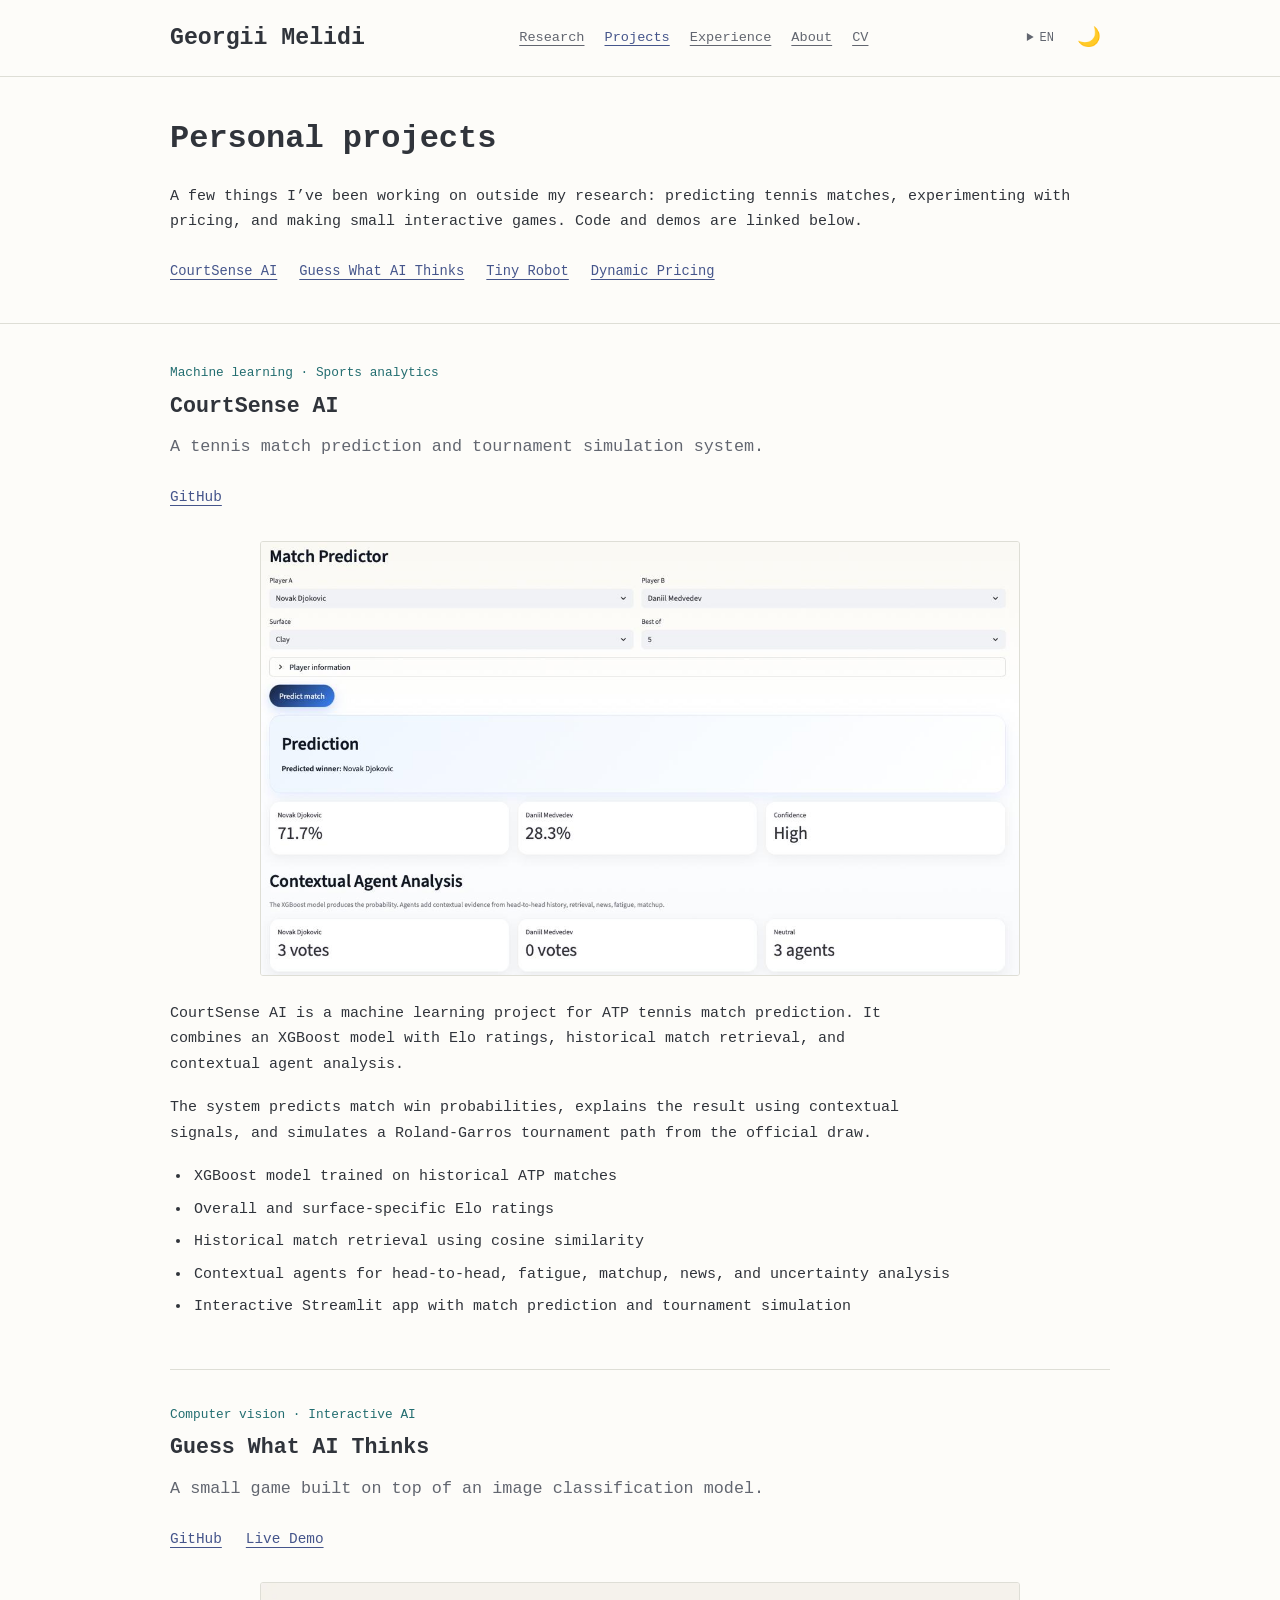
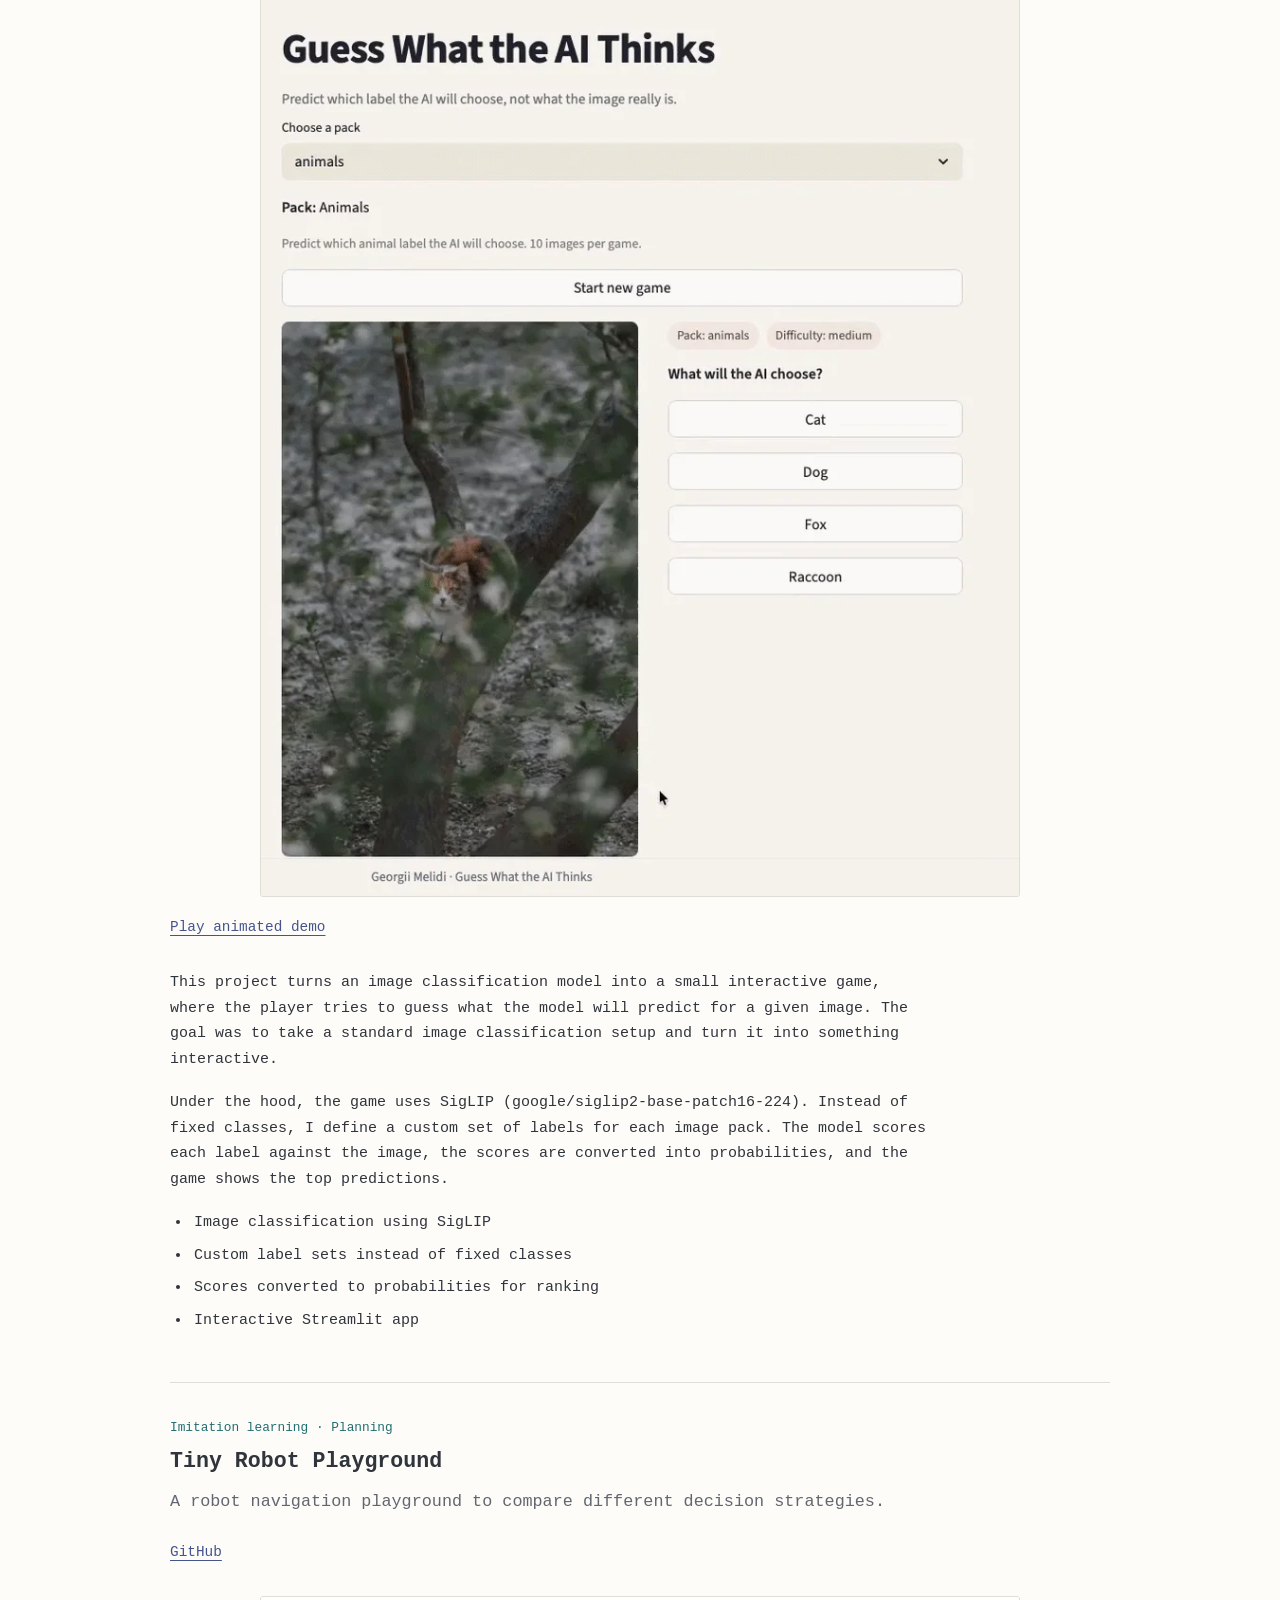
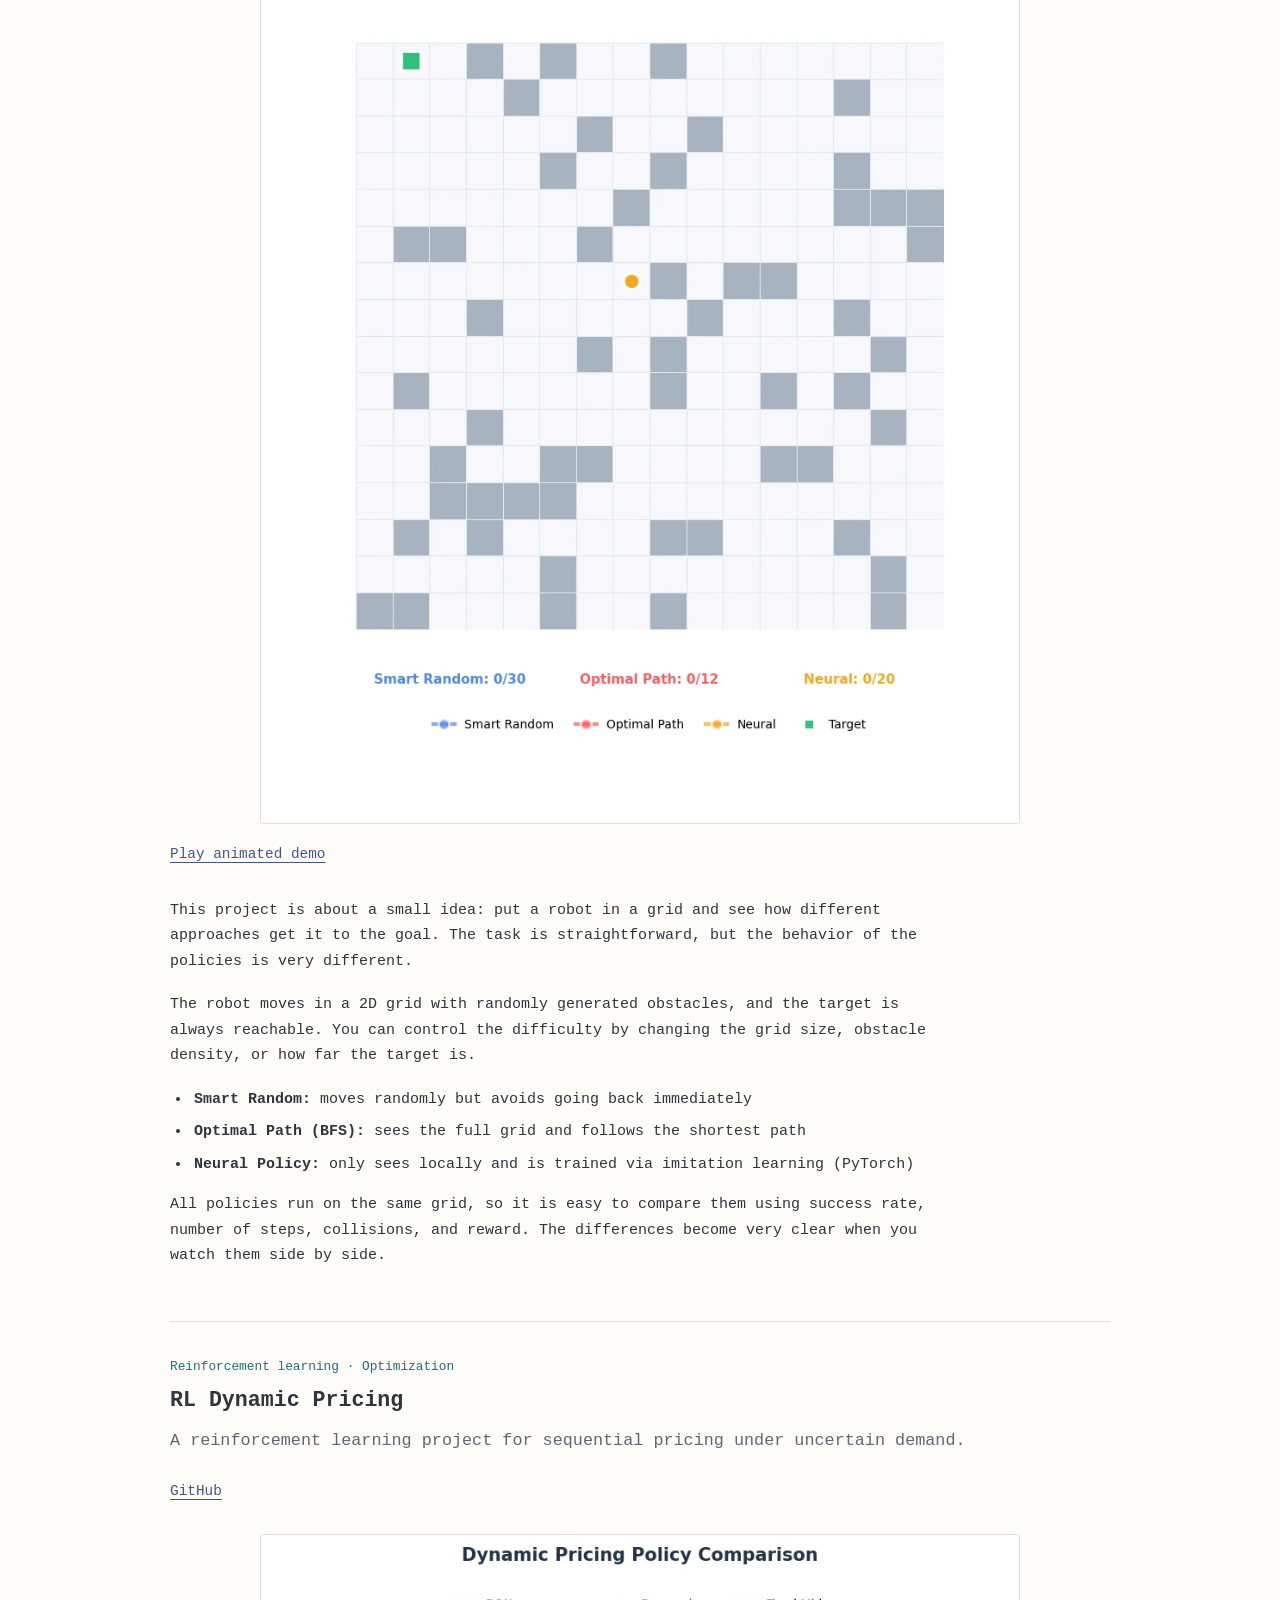
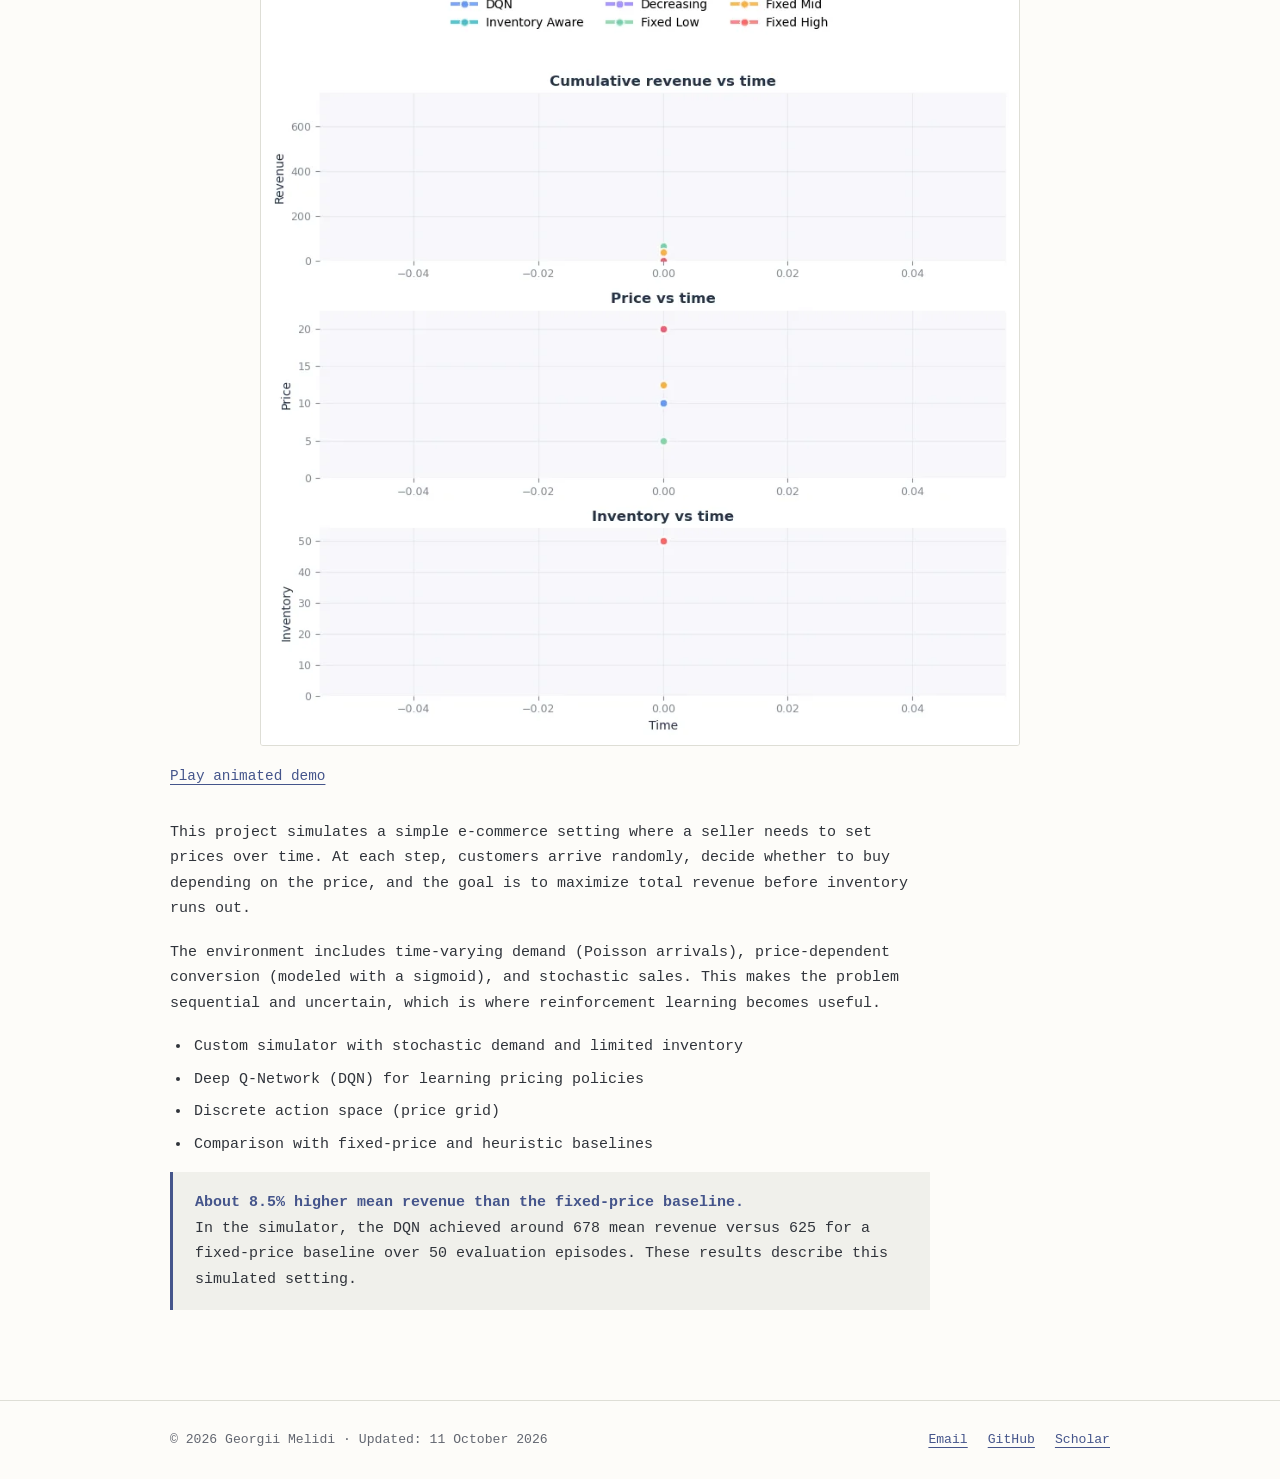
<file: projects.html>
<!DOCTYPE html>
<html lang="en">
<head>
  <meta charset="UTF-8">
  <meta name="viewport" content="width=device-width, initial-scale=1">
  <title>Projects — Georgii Melidi</title>
  <meta name="description" content="Applied projects in machine learning, reinforcement learning, sports analytics, and interactive AI.">
  <meta name="author" content="Georgii Melidi">
  <link rel="canonical" href="https://gmelidi.com/projects.html">
  <meta property="og:title" content="Projects — Georgii Melidi">
  <meta property="og:description" content="Applied projects in machine learning, reinforcement learning, sports analytics, and interactive AI.">
  <meta property="og:type" content="website">
  <meta property="og:url" content="https://gmelidi.com/projects.html">
  <meta property="og:image" content="https://gmelidi.com/profile_pic.jpg">
  <link rel="icon" href="favicon.svg" type="image/svg+xml">
  <link rel="stylesheet" href="styles.css">
  <script src="theme.js"></script>
  <script src="project-demos.js" defer></script>
  <link rel="alternate" hreflang="en" href="https://gmelidi.com/projects.html">
  <link rel="alternate" hreflang="fr" href="https://gmelidi.com/fr/projects.html">
  <link rel="alternate" hreflang="ru" href="https://gmelidi.com/ru/projects.html">
  <link rel="alternate" hreflang="x-default" href="https://gmelidi.com/projects.html">
</head>
<body>
<a class="skip-link" href="#main">Skip to content</a>
<header class="site-header">
  <div class="container header-inner">
    <a class="brand" href="index.html">Georgii Melidi</a>
    <nav class="nav" aria-label="Main navigation">
      <a href="index.html#publications">Research</a>
      <a href="projects.html" aria-current="page">Projects</a>
      <a href="index.html#experience">Experience</a>
      <a href="index.html#about">About</a>
      <a href="files/CV_Georgii_Melidi.pdf">CV</a>
    </nav>
    <div class="header-controls">
      <details class="language-menu">
        <summary aria-label="Choose language">EN</summary>
        <nav class="language-nav" aria-label="Language"><a href="projects.html" lang="en" hreflang="en" aria-current="page">English</a><a href="fr/projects.html" lang="fr" hreflang="fr">Français</a><a href="ru/projects.html" lang="ru" hreflang="ru">Русский</a></nav>
      </details>
      <button class="theme-toggle" type="button" aria-label="Switch theme">🌙</button>
    </div>
  </div>
</header>

<div class="hero"><div class="container page-intro">
  <h1>Personal projects</h1>
  <p>A few things I’ve been working on outside my research: predicting tennis matches, experimenting with pricing, and making small interactive games. Code and demos are linked below.</p>
  <nav class="project-jump" aria-label="Project navigation"><a href="#courtsense-ai">CourtSense AI</a><a href="#guess-what-ai-thinks">Guess What AI Thinks</a><a href="#tiny-robot">Tiny Robot</a><a href="#rl-dynamic-pricing">Dynamic Pricing</a></nav>
</div></div>
<main class="container" id="main"><section id="projects-list" aria-label="Project details">
<article class="project-card" id="courtsense-ai"><span class="tag">Machine learning · Sports analytics</span>
            <h2>CourtSense AI</h2>
            <p class="project-subtitle">
                A tennis match prediction and tournament simulation system.
            </p>
<div class="project-links">
                <a class="button" href="https://github.com/georgiimelidi/courtsense-ai">GitHub</a>
                
            </div>

            <img src="assets/demo_match_pred.jpeg" alt="CourtSense AI interface showing a tennis match prediction and contextual analysis" class="project-image" width="1280" height="731" loading="lazy" decoding="async">

            <p>
                CourtSense AI is a machine learning project for ATP tennis match prediction.
                It combines an XGBoost model with Elo ratings, historical match retrieval, and contextual agent analysis.
            </p>

            <p>
                The system predicts match win probabilities, explains the result using contextual signals,
                and simulates a Roland-Garros tournament path from the official draw.
            </p>

            <ul>
                <li>XGBoost model trained on historical ATP matches</li>
                <li>Overall and surface-specific Elo ratings</li>
                <li>Historical match retrieval using cosine similarity</li>
                <li>Contextual agents for head-to-head, fatigue, matchup, news, and uncertainty analysis</li>
                <li>Interactive Streamlit app with match prediction and tournament simulation</li>
            </ul>

            </article>
<article class="project-card" id="guess-what-ai-thinks"><span class="tag">Computer vision · Interactive AI</span>
            <h2>Guess What AI Thinks</h2>
            <p class="project-subtitle">
                A small game built on top of an image classification model.
            </p>
<div class="project-links">
                <a class="button" href="https://github.com/georgiimelidi/guess-what-ai-thinks">GitHub</a>
                <a class="button" href="https://guess-what-ai-thinks.streamlit.app/">Live Demo</a>
            </div>

            <div class="project-demo">
              <img id="guess-what-ai-thinks-preview" src="assets/guess-what-ai-thinks-preview.webp" alt="Guess What AI Thinks application screenshot" class="project-image" width="800" height="963" loading="lazy" decoding="async">
              <button class="animation-toggle" type="button" aria-controls="guess-what-ai-thinks-preview" aria-pressed="false" data-poster="assets/guess-what-ai-thinks-preview.webp" data-animation="assets/demo_guess-what-ai-thinks.gif" hidden>Play animated demo</button>
              <span class="animation-status" role="status"></span>
              <noscript><a href="assets/demo_guess-what-ai-thinks.gif">View animated demo</a></noscript>
            </div>

            <p>
                This project turns an image classification model into a small interactive game, where the player tries to guess what the model will predict for a given image.
                The goal was to take a standard image classification setup and turn it into something interactive.
            </p>

            <p>
                Under the hood, the game uses SigLIP (google/siglip2-base-patch16-224). Instead of fixed classes,
                I define a custom set of labels for each image pack. The model scores each label against the image,
                the scores are converted into probabilities, and the game shows the top predictions.
            </p>

            <ul>
                <li>Image classification using SigLIP</li>
                <li>Custom label sets instead of fixed classes</li>
                <li>Scores converted to probabilities for ranking</li>
                <li>Interactive Streamlit app</li>
            </ul>

            </article>
<article class="project-card" id="tiny-robot"><span class="tag">Imitation learning · Planning</span>
            <h2>Tiny Robot Playground</h2>
            <p class="project-subtitle">
                A  robot navigation playground to compare different decision strategies.
            </p>
<div class="project-links">
                <a class="button" href="https://github.com/georgiimelidi/tiny-robot-playground">GitHub</a>
            </div>

            <div class="project-demo">
              <img id="tiny-robot-preview" src="assets/tiny-robot-preview.webp" alt="Tiny Robot Playground demonstration" class="project-image" width="880" height="960" loading="lazy" decoding="async">
              <button class="animation-toggle" type="button" aria-controls="tiny-robot-preview" aria-pressed="false" data-poster="assets/tiny-robot-preview.webp" data-animation="assets/tiny-robot.gif" hidden>Play animated demo</button>
              <span class="animation-status" role="status"></span>
              <noscript><a href="assets/tiny-robot.gif">View animated demo</a></noscript>
            </div>

            <p>
                This project is about a small idea: put a robot in a grid and see how different approaches get it to the goal.
                The task is straightforward, but the behavior of the policies is very different.
            </p>

            <p>
                The robot moves in a 2D grid with randomly generated obstacles, and the target is always reachable.
                You can control the difficulty by changing the grid size, obstacle density, or how far the target is.
            </p>

            <ul>
                <li><strong>Smart Random:</strong> moves randomly but avoids going back immediately</li>
                <li><strong>Optimal Path (BFS):</strong> sees the full grid and follows the shortest path</li>
                <li><strong>Neural Policy:</strong> only sees locally and is trained via imitation learning (PyTorch)</li>
            </ul>

            <p>
                All policies run on the same grid, so it is easy to compare them using success rate, number of steps,
                collisions, and reward. The differences become very clear when you watch them side by side.
            </p>

            </article>
<article class="project-card" id="rl-dynamic-pricing"><span class="tag">Reinforcement learning · Optimization</span>
            <h2>RL Dynamic Pricing</h2>
            <p class="project-subtitle">
                A reinforcement learning project for sequential pricing under uncertain demand.
            </p>
<div class="project-links">
                <a class="button" href="https://github.com/georgiimelidi/rl-dynamic-pricing">GitHub</a>
            </div>

            <div class="project-demo">
              <img id="rl-dynamic-pricing-preview" src="assets/rl-dynamic-pricing-preview.webp" alt="RL Dynamic Pricing project visualization" class="project-image" width="880" height="940" loading="lazy" decoding="async">
              <button class="animation-toggle" type="button" aria-controls="rl-dynamic-pricing-preview" aria-pressed="false" data-poster="assets/rl-dynamic-pricing-preview.webp" data-animation="assets/policy_comparison.gif" hidden>Play animated demo</button>
              <span class="animation-status" role="status"></span>
              <noscript><a href="assets/policy_comparison.gif">View animated demo</a></noscript>
            </div>

            <p>
                This project simulates a simple e-commerce setting where a seller needs to set prices over time.
                At each step, customers arrive randomly, decide whether to buy depending on the price, and the goal
                is to maximize total revenue before inventory runs out.
            </p>

            <p>
                The environment includes time-varying demand (Poisson arrivals), price-dependent conversion
                (modeled with a sigmoid), and stochastic sales. This makes the problem sequential and uncertain,
                which is where reinforcement learning becomes useful.
            </p>

            <ul>
                <li>Custom simulator with stochastic demand and limited inventory</li>
                <li>Deep Q-Network (DQN) for learning pricing policies</li>
                <li>Discrete action space (price grid)</li>
                <li>Comparison with fixed-price and heuristic baselines</li>
            </ul>

            <p class="project-result"><strong>About 8.5% higher mean revenue than the fixed-price baseline.</strong><br>In the simulator, the DQN achieved around 678 mean revenue versus 625 for a fixed-price baseline over 50 evaluation episodes. These results describe this simulated setting.</p>

            </article></section></main>
<footer class="site-footer">
  <div class="container footer-inner">
    <span>© 2026 Georgii Melidi · Updated: <time datetime="2026-10-11">11 October 2026</time></span>
    <div class="footer-links">
      <a href="mailto:georgii.melidi@gmail.com">Email</a>
      <a href="https://github.com/georgiimelidi">GitHub</a>
      <a href="https://scholar.google.com/citations?user=b8Qm8XlpK_4C&amp;hl=en">Scholar</a>
    </div>
  </div>
</footer>
</body>
</html>
</file>
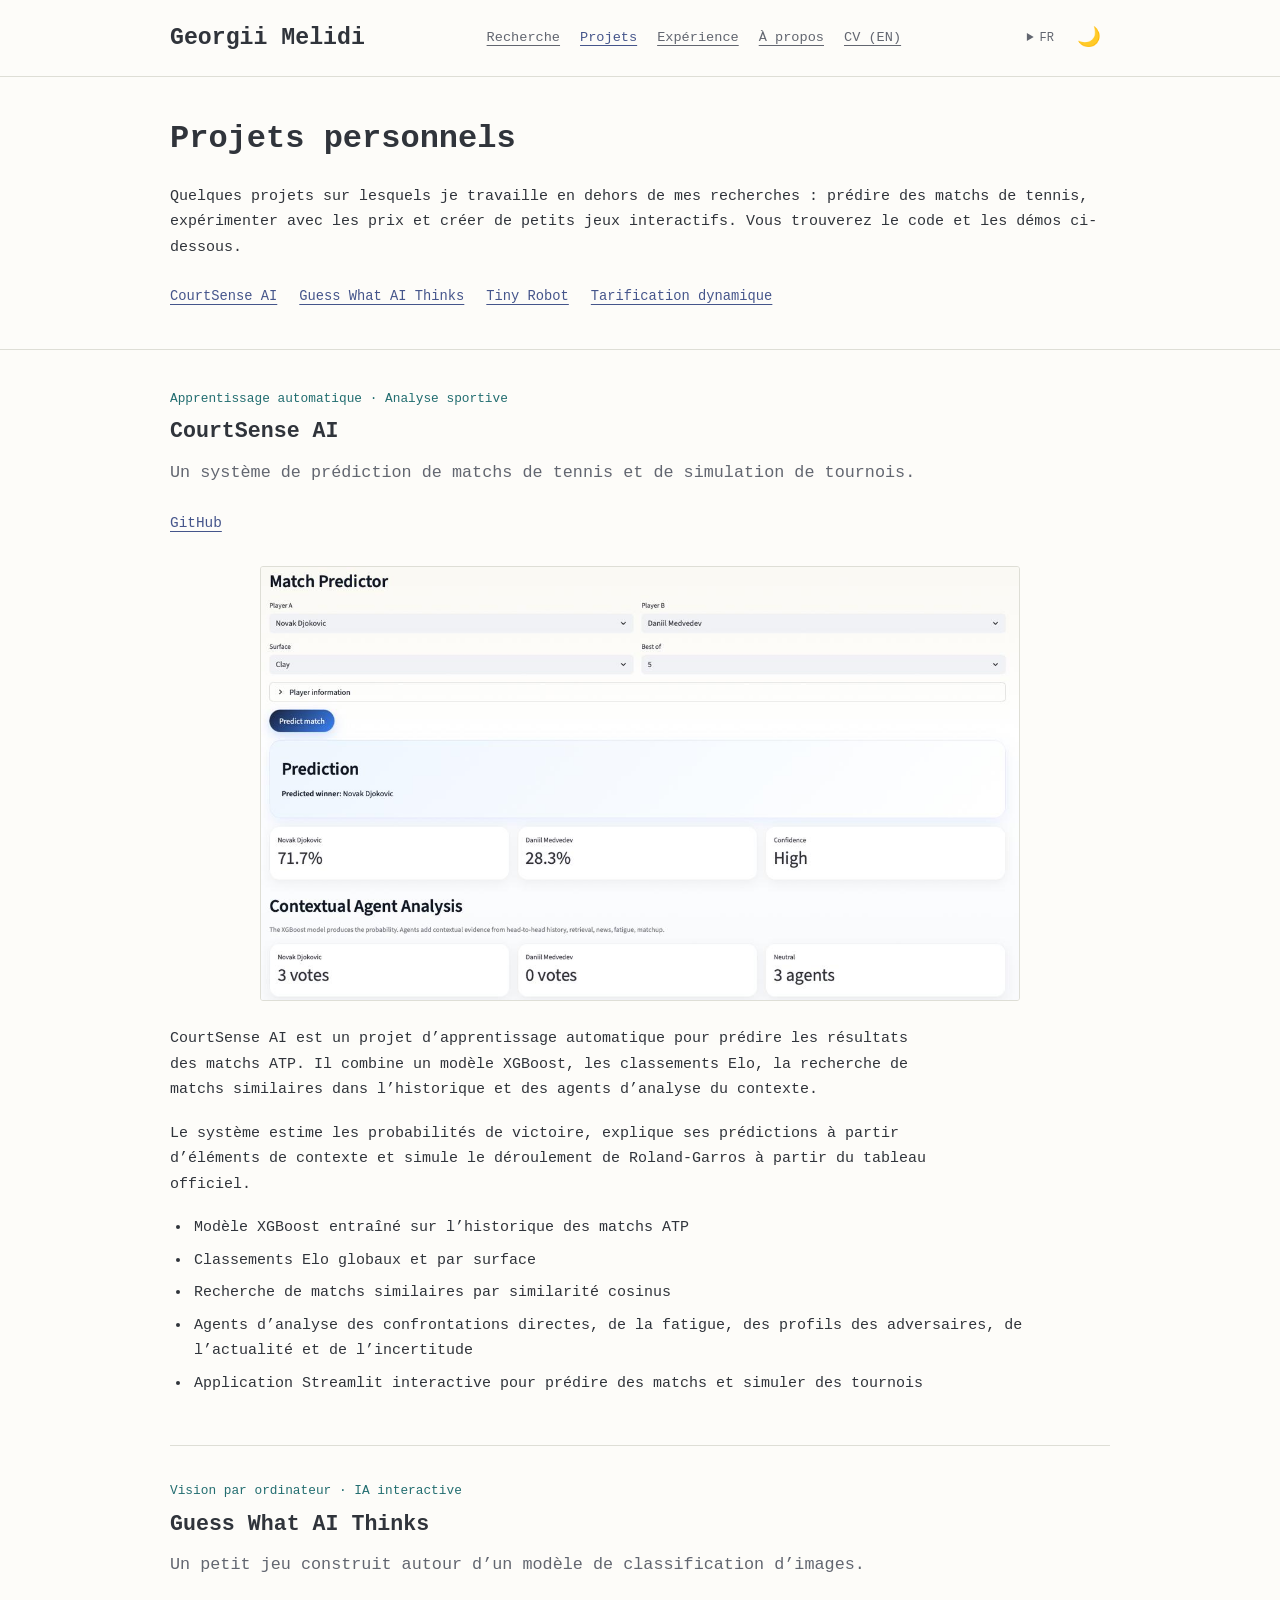
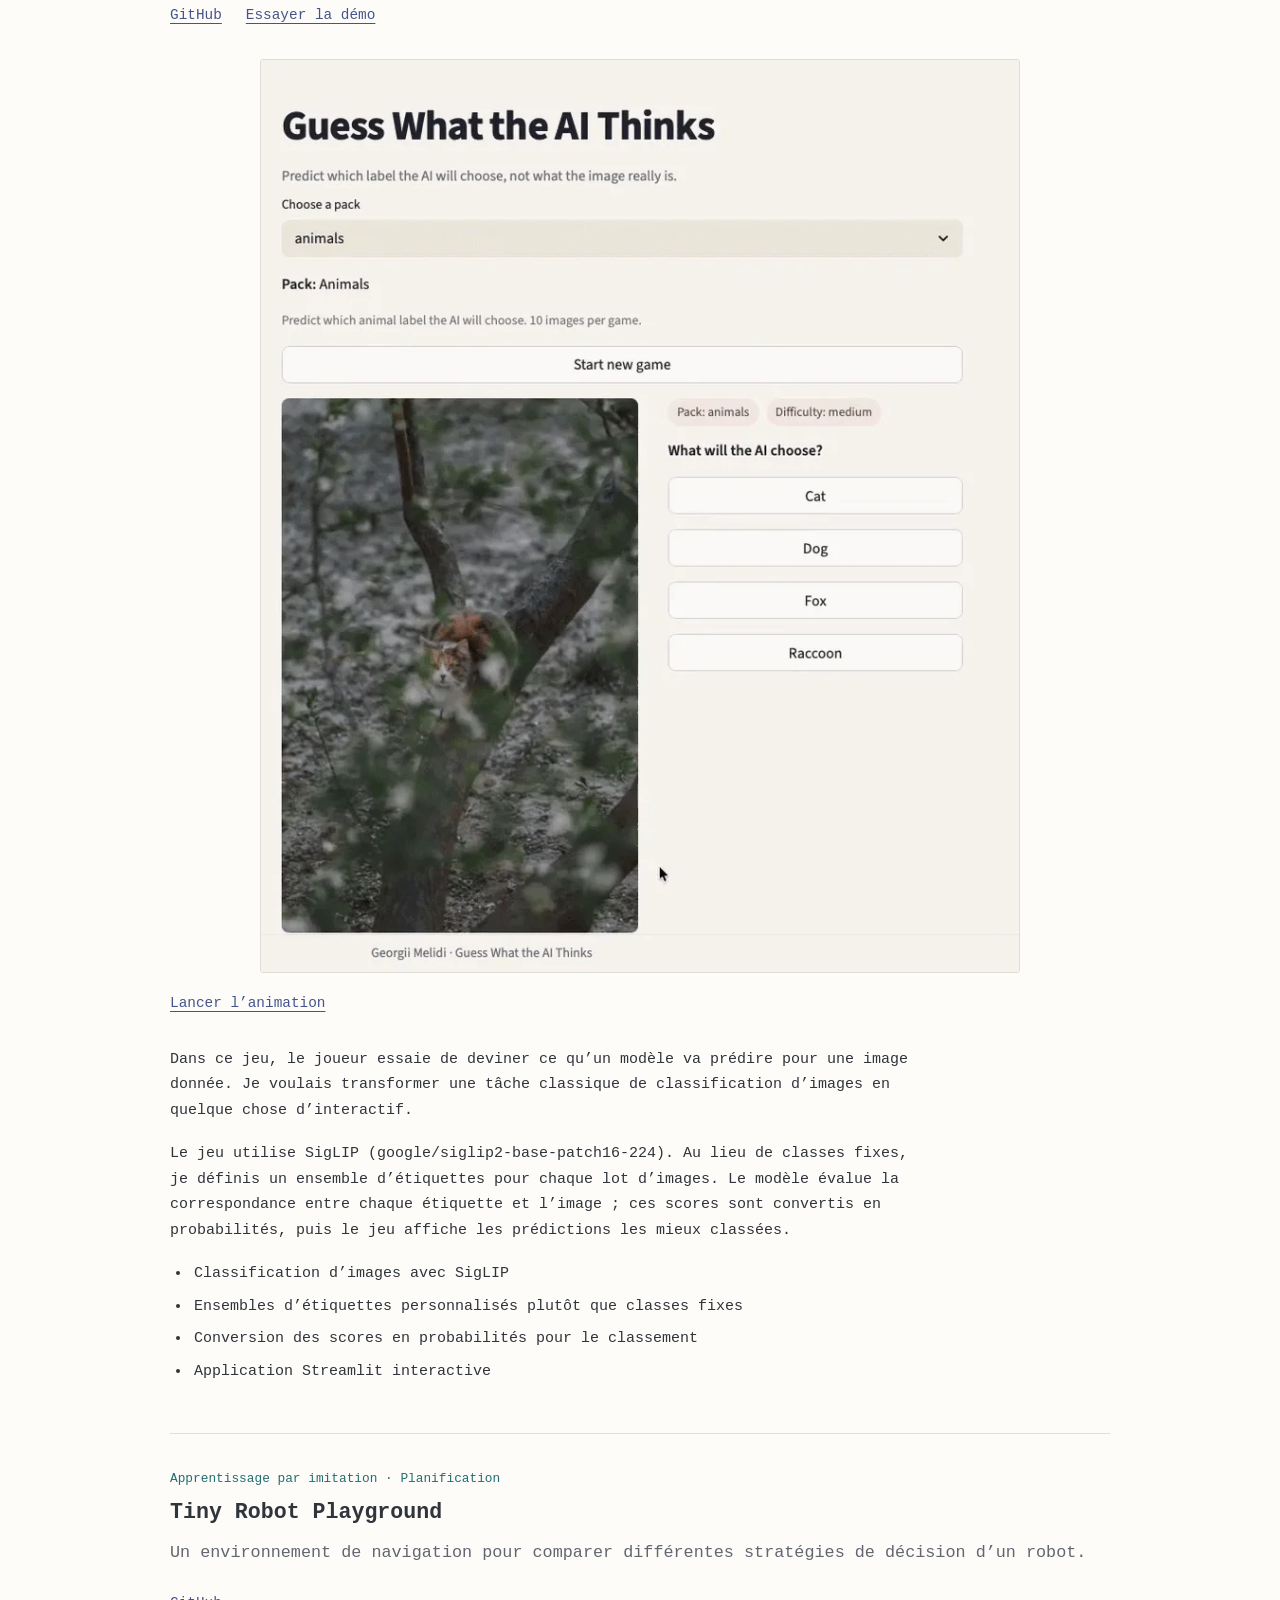
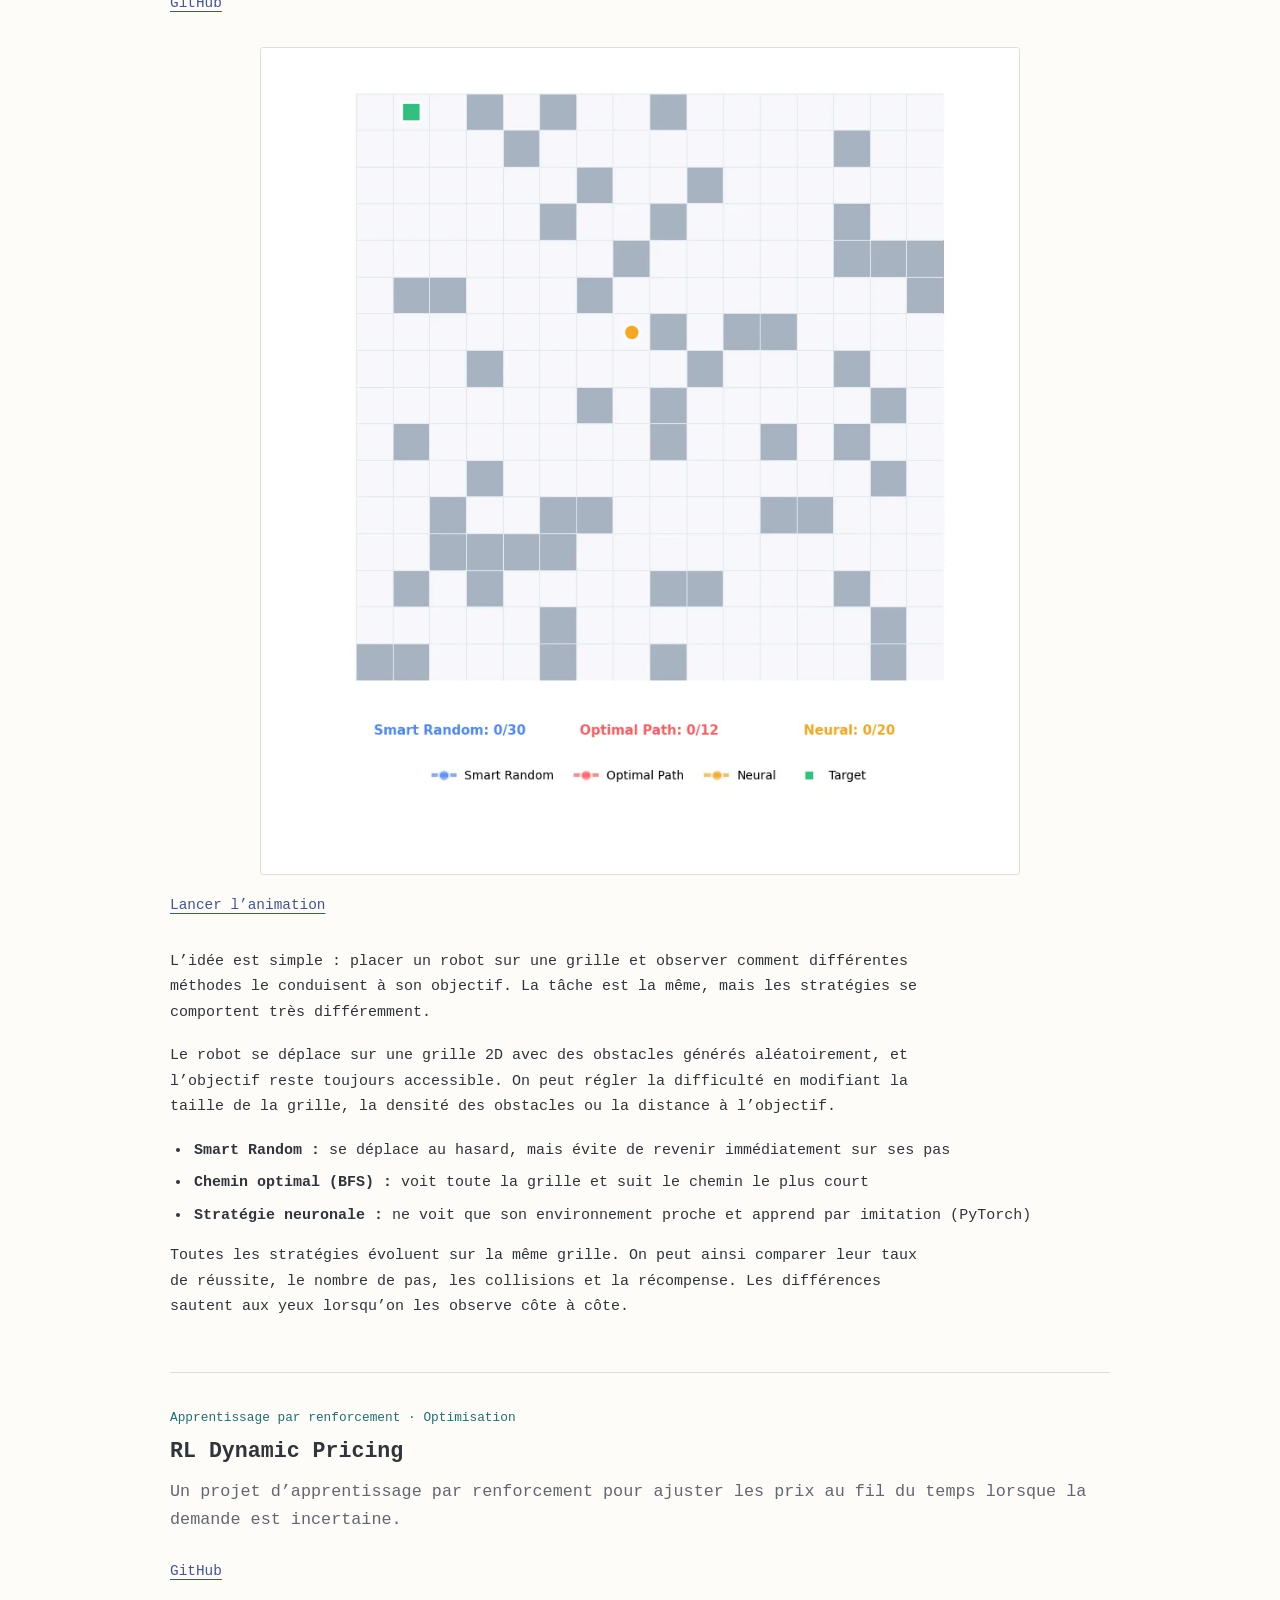
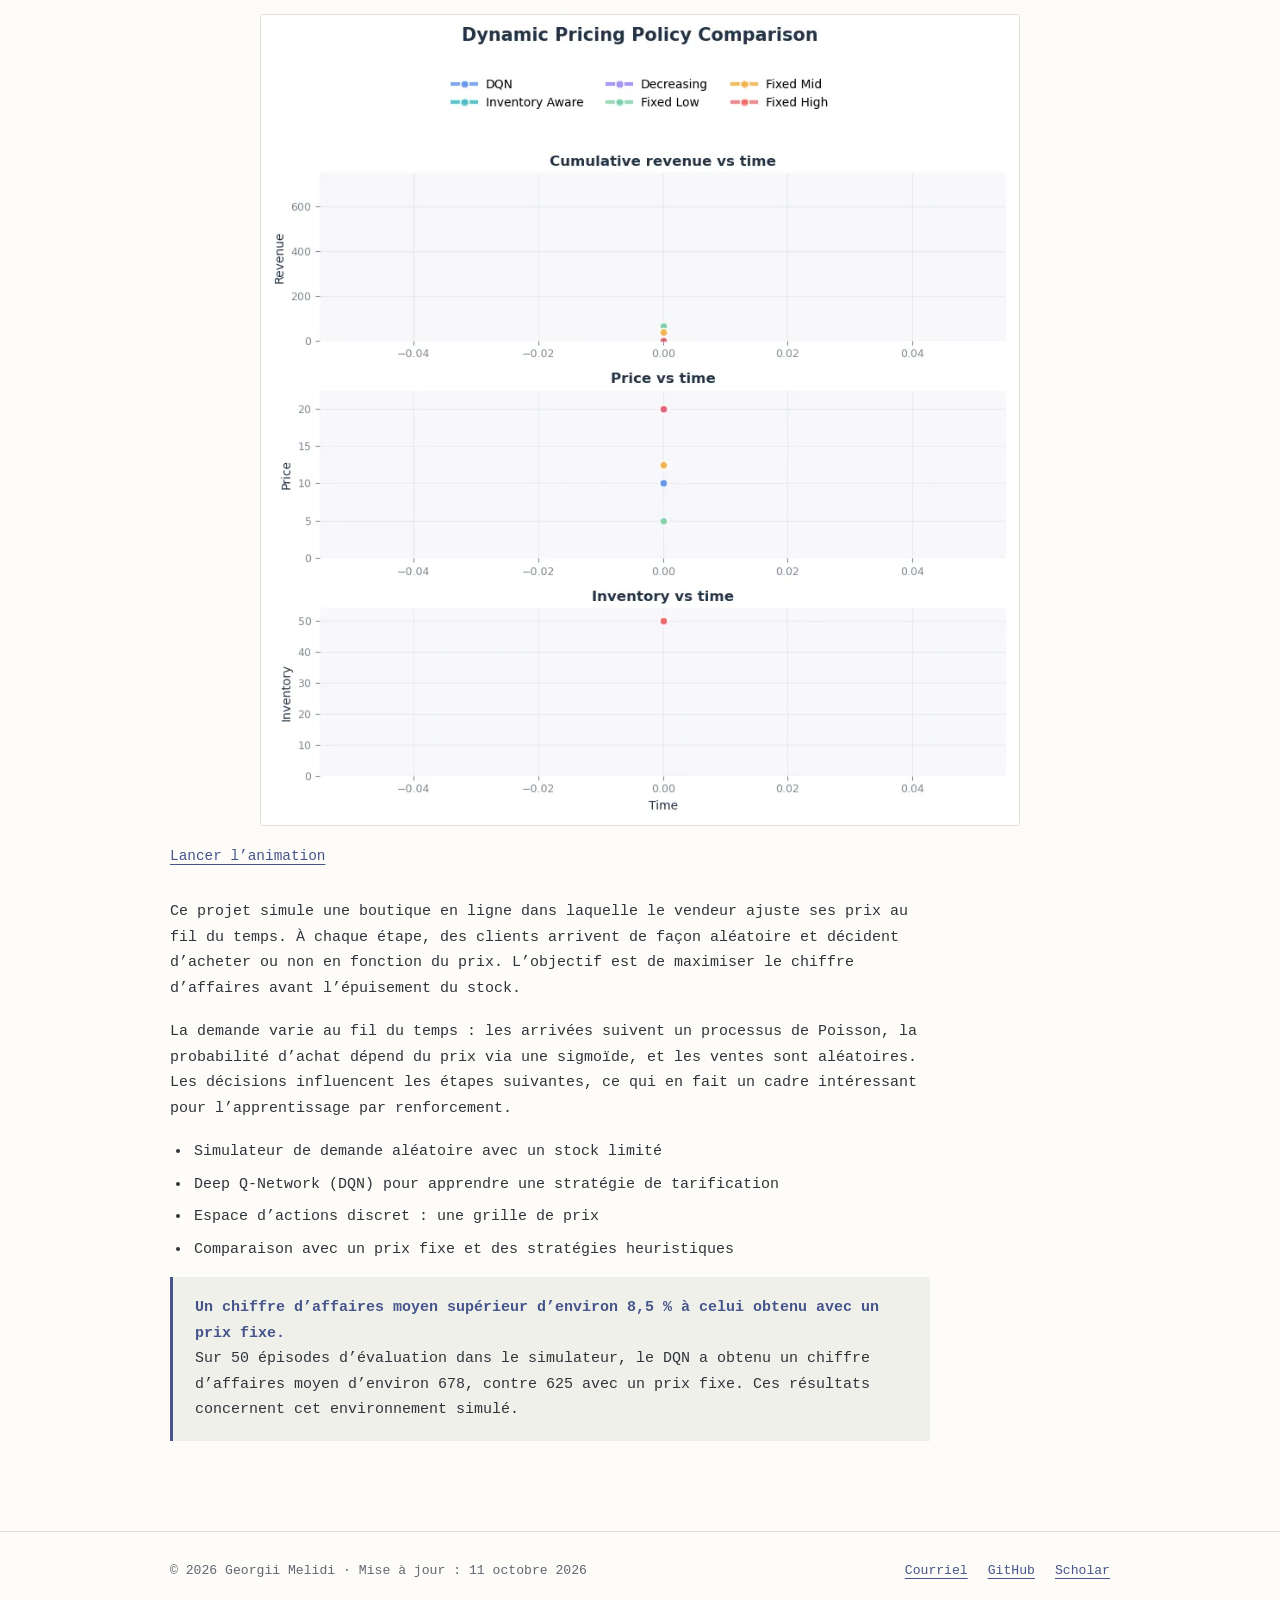
<file: fr/projects.html>
<!DOCTYPE html>
<html lang="fr">
<head>
  <meta charset="UTF-8">
  <meta name="viewport" content="width=device-width, initial-scale=1">
  <title>Projets — Georgii Melidi</title>
  <meta name="description" content="Projets personnels en apprentissage automatique, apprentissage par renforcement, analyse sportive et IA interactive.">
  <meta name="author" content="Georgii Melidi">
  <link rel="canonical" href="https://gmelidi.com/fr/projects.html">
  <meta property="og:title" content="Projets — Georgii Melidi">
  <meta property="og:description" content="Projets personnels en apprentissage automatique, apprentissage par renforcement, analyse sportive et IA interactive.">
  <meta property="og:type" content="website">
  <meta property="og:url" content="https://gmelidi.com/fr/projects.html">
  <meta property="og:image" content="https://gmelidi.com/profile_pic.jpg">
  <link rel="icon" href="../favicon.svg" type="image/svg+xml">
  <link rel="stylesheet" href="../styles.css">
  <script src="../theme.js"></script>
  <script src="../project-demos.js" defer></script>
  <link rel="alternate" hreflang="en" href="https://gmelidi.com/projects.html">
  <link rel="alternate" hreflang="fr" href="https://gmelidi.com/fr/projects.html">
  <link rel="alternate" hreflang="ru" href="https://gmelidi.com/ru/projects.html">
  <link rel="alternate" hreflang="x-default" href="https://gmelidi.com/projects.html">
</head>
<body>
<a class="skip-link" href="#main">Aller au contenu</a>
<header class="site-header">
  <div class="container header-inner">
    <a class="brand" href="index.html">Georgii Melidi</a>
    <nav class="nav" aria-label="Navigation principale">
      <a href="index.html#publications">Recherche</a>
      <a href="projects.html" aria-current="page">Projets</a>
      <a href="index.html#experience">Expérience</a>
      <a href="index.html#about">À propos</a>
      <a href="../files/CV_Georgii_Melidi.pdf">CV (EN)</a>
    </nav>
    <div class="header-controls">
      <details class="language-menu">
        <summary aria-label="Choisir la langue">FR</summary>
        <nav class="language-nav" aria-label="Langue"><a href="../projects.html" lang="en" hreflang="en">English</a><a href="projects.html" lang="fr" hreflang="fr" aria-current="page">Français</a><a href="../ru/projects.html" lang="ru" hreflang="ru">Русский</a></nav>
      </details>
      <button class="theme-toggle" type="button" aria-label="Changer de thème">🌙</button>
    </div>
  </div>
</header>

<div class="hero"><div class="container page-intro">
  <h1>Projets personnels</h1>
  <p>Quelques projets sur lesquels je travaille en dehors de mes recherches : prédire des matchs de tennis, expérimenter avec les prix et créer de petits jeux interactifs. Vous trouverez le code et les démos ci-dessous.</p>
  <nav class="project-jump" aria-label="Navigation entre les projets"><a href="#courtsense-ai">CourtSense AI</a><a href="#guess-what-ai-thinks">Guess What AI Thinks</a><a href="#tiny-robot">Tiny Robot</a><a href="#rl-dynamic-pricing">Tarification dynamique</a></nav>
</div></div>
<main class="container" id="main"><section id="projects-list" aria-label="Présentation des projets">
<article class="project-card" id="courtsense-ai"><span class="tag">Apprentissage automatique · Analyse sportive</span>
            <h2>CourtSense AI</h2>
            <p class="project-subtitle">
                Un système de prédiction de matchs de tennis et de simulation de tournois.
            </p>
<div class="project-links">
                <a class="button" href="https://github.com/georgiimelidi/courtsense-ai">GitHub</a>
                
            </div>

            <img src="../assets/demo_match_pred.jpeg" alt="Interface de CourtSense AI avec une prédiction de match de tennis et une analyse du contexte" class="project-image" width="1280" height="731" loading="lazy" decoding="async">

            <p>
                CourtSense AI est un projet d’apprentissage automatique pour prédire les résultats des matchs ATP. Il combine un modèle XGBoost, les classements Elo, la recherche de matchs similaires dans l’historique et des agents d’analyse du contexte.
            </p>

            <p>
                Le système estime les probabilités de victoire, explique ses prédictions à partir d’éléments de contexte et simule le déroulement de Roland-Garros à partir du tableau officiel.
            </p>

            <ul>
                <li>Modèle XGBoost entraîné sur l’historique des matchs ATP</li>
                <li>Classements Elo globaux et par surface</li>
                <li>Recherche de matchs similaires par similarité cosinus</li>
                <li>Agents d’analyse des confrontations directes, de la fatigue, des profils des adversaires, de l’actualité et de l’incertitude</li>
                <li>Application Streamlit interactive pour prédire des matchs et simuler des tournois</li>
            </ul>

            </article>
<article class="project-card" id="guess-what-ai-thinks"><span class="tag">Vision par ordinateur · IA interactive</span>
            <h2>Guess What AI Thinks</h2>
            <p class="project-subtitle">
                Un petit jeu construit autour d’un modèle de classification d’images.
            </p>
<div class="project-links">
                <a class="button" href="https://github.com/georgiimelidi/guess-what-ai-thinks">GitHub</a>
                <a class="button" href="https://guess-what-ai-thinks.streamlit.app/">Essayer la démo</a>
            </div>

            <div class="project-demo">
              <img id="guess-what-ai-thinks-preview" src="../assets/guess-what-ai-thinks-preview.webp" alt="Capture du jeu Guess What AI Thinks" class="project-image" width="800" height="963" loading="lazy" decoding="async">
              <button class="animation-toggle" type="button" aria-controls="guess-what-ai-thinks-preview" aria-pressed="false" data-poster="../assets/guess-what-ai-thinks-preview.webp" data-animation="../assets/demo_guess-what-ai-thinks.gif" hidden>Lancer l’animation</button>
              <span class="animation-status" role="status"></span>
              <noscript><a href="../assets/demo_guess-what-ai-thinks.gif">Voir l’animation</a></noscript>
            </div>

            <p>
                Dans ce jeu, le joueur essaie de deviner ce qu’un modèle va prédire pour une image donnée. Je voulais transformer une tâche classique de classification d’images en quelque chose d’interactif.
            </p>

            <p>
                Le jeu utilise SigLIP (google/siglip2-base-patch16-224). Au lieu de classes fixes, je définis un ensemble d’étiquettes pour chaque lot d’images. Le modèle évalue la correspondance entre chaque étiquette et l’image ; ces scores sont convertis en probabilités, puis le jeu affiche les prédictions les mieux classées.
            </p>

            <ul>
                <li>Classification d’images avec SigLIP</li>
                <li>Ensembles d’étiquettes personnalisés plutôt que classes fixes</li>
                <li>Conversion des scores en probabilités pour le classement</li>
                <li>Application Streamlit interactive</li>
            </ul>

            </article>
<article class="project-card" id="tiny-robot"><span class="tag">Apprentissage par imitation · Planification</span>
            <h2>Tiny Robot Playground</h2>
            <p class="project-subtitle">
                Un environnement de navigation pour comparer différentes stratégies de décision d’un robot.
            </p>
<div class="project-links">
                <a class="button" href="https://github.com/georgiimelidi/tiny-robot-playground">GitHub</a>
            </div>

            <div class="project-demo">
              <img id="tiny-robot-preview" src="../assets/tiny-robot-preview.webp" alt="Démonstration de Tiny Robot Playground" class="project-image" width="880" height="960" loading="lazy" decoding="async">
              <button class="animation-toggle" type="button" aria-controls="tiny-robot-preview" aria-pressed="false" data-poster="../assets/tiny-robot-preview.webp" data-animation="../assets/tiny-robot.gif" hidden>Lancer l’animation</button>
              <span class="animation-status" role="status"></span>
              <noscript><a href="../assets/tiny-robot.gif">Voir l’animation</a></noscript>
            </div>

            <p>
                L’idée est simple : placer un robot sur une grille et observer comment différentes méthodes le conduisent à son objectif. La tâche est la même, mais les stratégies se comportent très différemment.
            </p>

            <p>
                Le robot se déplace sur une grille 2D avec des obstacles générés aléatoirement, et l’objectif reste toujours accessible. On peut régler la difficulté en modifiant la taille de la grille, la densité des obstacles ou la distance à l’objectif.
            </p>

            <ul>
                <li><strong>Smart Random :</strong> se déplace au hasard, mais évite de revenir immédiatement sur ses pas</li>
                <li><strong>Chemin optimal (BFS) :</strong> voit toute la grille et suit le chemin le plus court</li>
                <li><strong>Stratégie neuronale :</strong> ne voit que son environnement proche et apprend par imitation (PyTorch)</li>
            </ul>

            <p>
                Toutes les stratégies évoluent sur la même grille. On peut ainsi comparer leur taux de réussite, le nombre de pas, les collisions et la récompense. Les différences sautent aux yeux lorsqu’on les observe côte à côte.
            </p>

            </article>
<article class="project-card" id="rl-dynamic-pricing"><span class="tag">Apprentissage par renforcement · Optimisation</span>
            <h2>RL Dynamic Pricing</h2>
            <p class="project-subtitle">
                Un projet d’apprentissage par renforcement pour ajuster les prix au fil du temps lorsque la demande est incertaine.
            </p>
<div class="project-links">
                <a class="button" href="https://github.com/georgiimelidi/rl-dynamic-pricing">GitHub</a>
            </div>

            <div class="project-demo">
              <img id="rl-dynamic-pricing-preview" src="../assets/rl-dynamic-pricing-preview.webp" alt="Visualisation du projet RL Dynamic Pricing" class="project-image" width="880" height="940" loading="lazy" decoding="async">
              <button class="animation-toggle" type="button" aria-controls="rl-dynamic-pricing-preview" aria-pressed="false" data-poster="../assets/rl-dynamic-pricing-preview.webp" data-animation="../assets/policy_comparison.gif" hidden>Lancer l’animation</button>
              <span class="animation-status" role="status"></span>
              <noscript><a href="../assets/policy_comparison.gif">Voir l’animation</a></noscript>
            </div>

            <p>
                Ce projet simule une boutique en ligne dans laquelle le vendeur ajuste ses prix au fil du temps. À chaque étape, des clients arrivent de façon aléatoire et décident d’acheter ou non en fonction du prix. L’objectif est de maximiser le chiffre d’affaires avant l’épuisement du stock.
            </p>

            <p>
                La demande varie au fil du temps : les arrivées suivent un processus de Poisson, la probabilité d’achat dépend du prix via une sigmoïde, et les ventes sont aléatoires. Les décisions influencent les étapes suivantes, ce qui en fait un cadre intéressant pour l’apprentissage par renforcement.
            </p>

            <ul>
                <li>Simulateur de demande aléatoire avec un stock limité</li>
                <li>Deep Q-Network (DQN) pour apprendre une stratégie de tarification</li>
                <li>Espace d’actions discret : une grille de prix</li>
                <li>Comparaison avec un prix fixe et des stratégies heuristiques</li>
            </ul>

            <p class="project-result"><strong>Un chiffre d’affaires moyen supérieur d’environ 8,5 % à celui obtenu avec un prix fixe.</strong><br>Sur 50 épisodes d’évaluation dans le simulateur, le DQN a obtenu un chiffre d’affaires moyen d’environ 678, contre 625 avec un prix fixe. Ces résultats concernent cet environnement simulé.</p>

            </article></section></main>
<footer class="site-footer">
  <div class="container footer-inner">
    <span>© 2026 Georgii Melidi · Mise à jour : <time datetime="2026-10-11">11 octobre 2026</time></span>
    <div class="footer-links">
      <a href="mailto:georgii.melidi@gmail.com">Courriel</a>
      <a href="https://github.com/georgiimelidi">GitHub</a>
      <a href="https://scholar.google.com/citations?user=b8Qm8XlpK_4C&amp;hl=en">Scholar</a>
    </div>
  </div>
</footer>
</body>
</html>
</file>
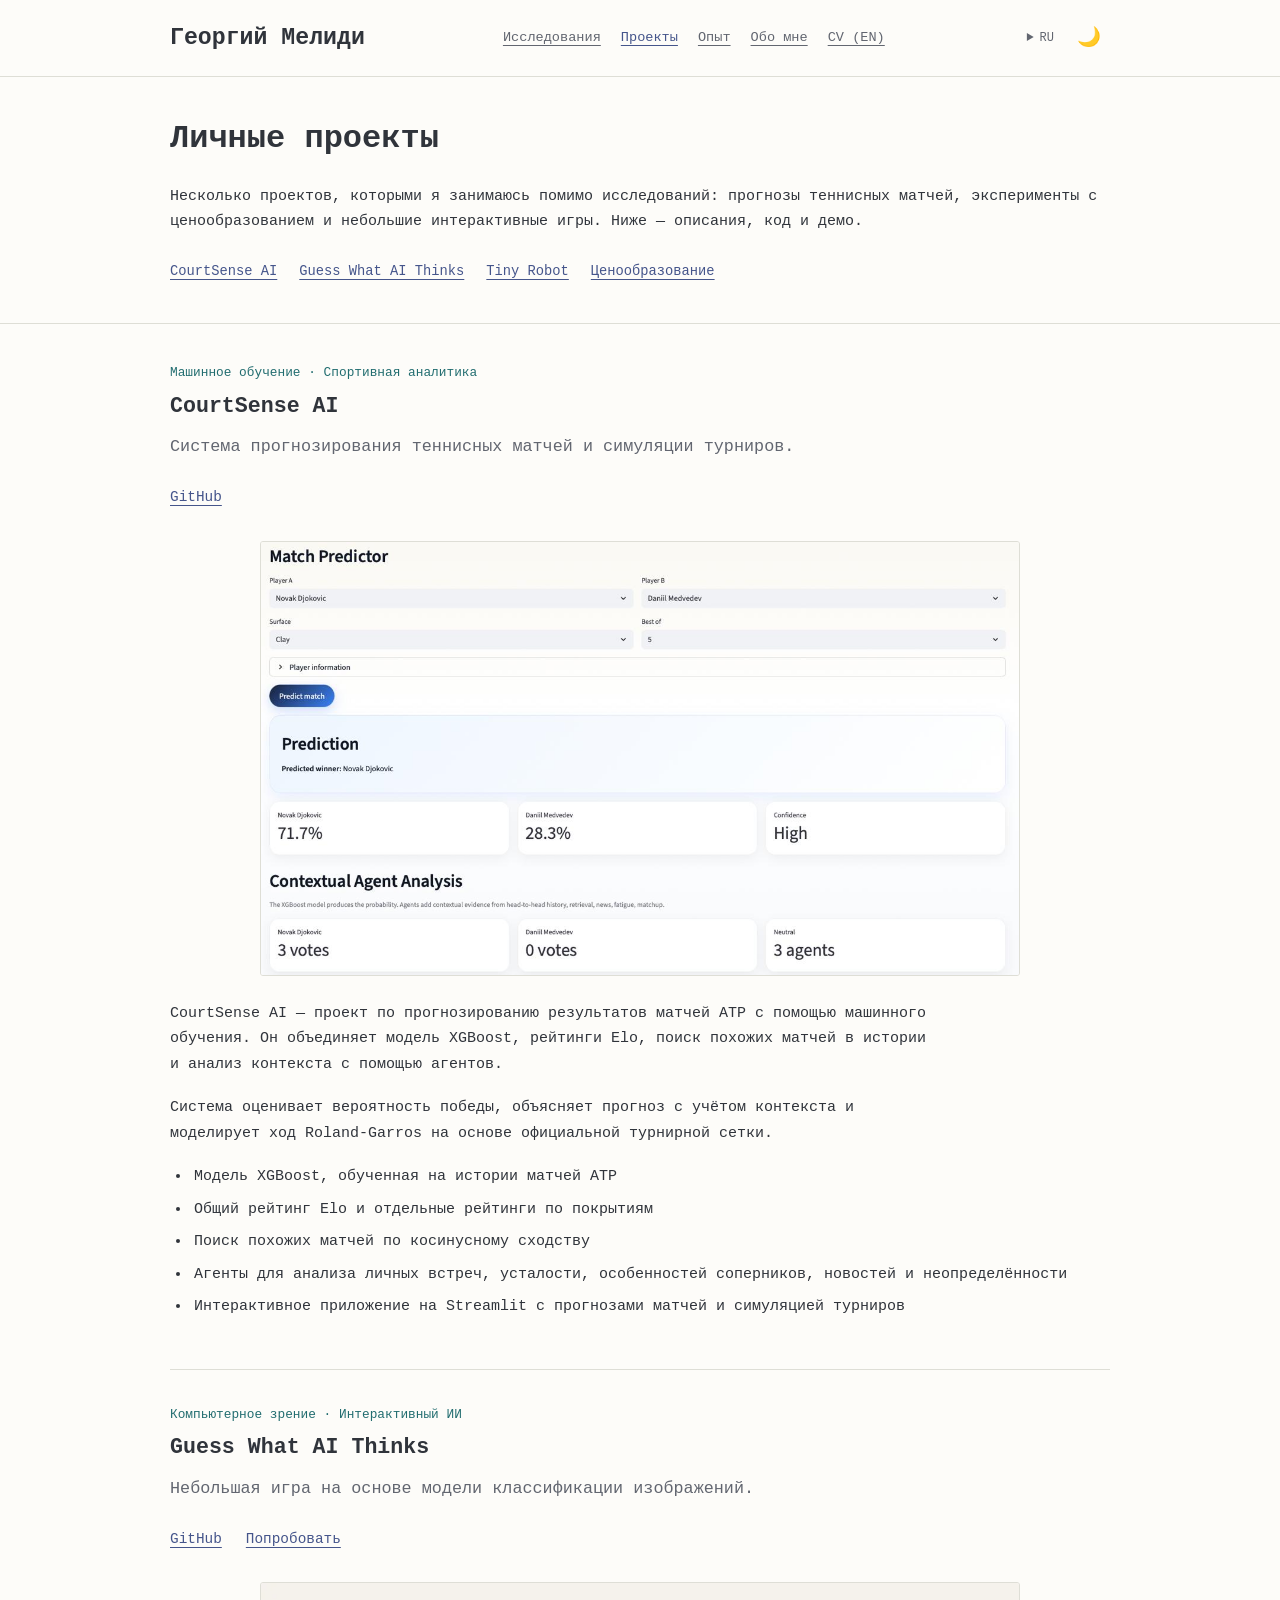
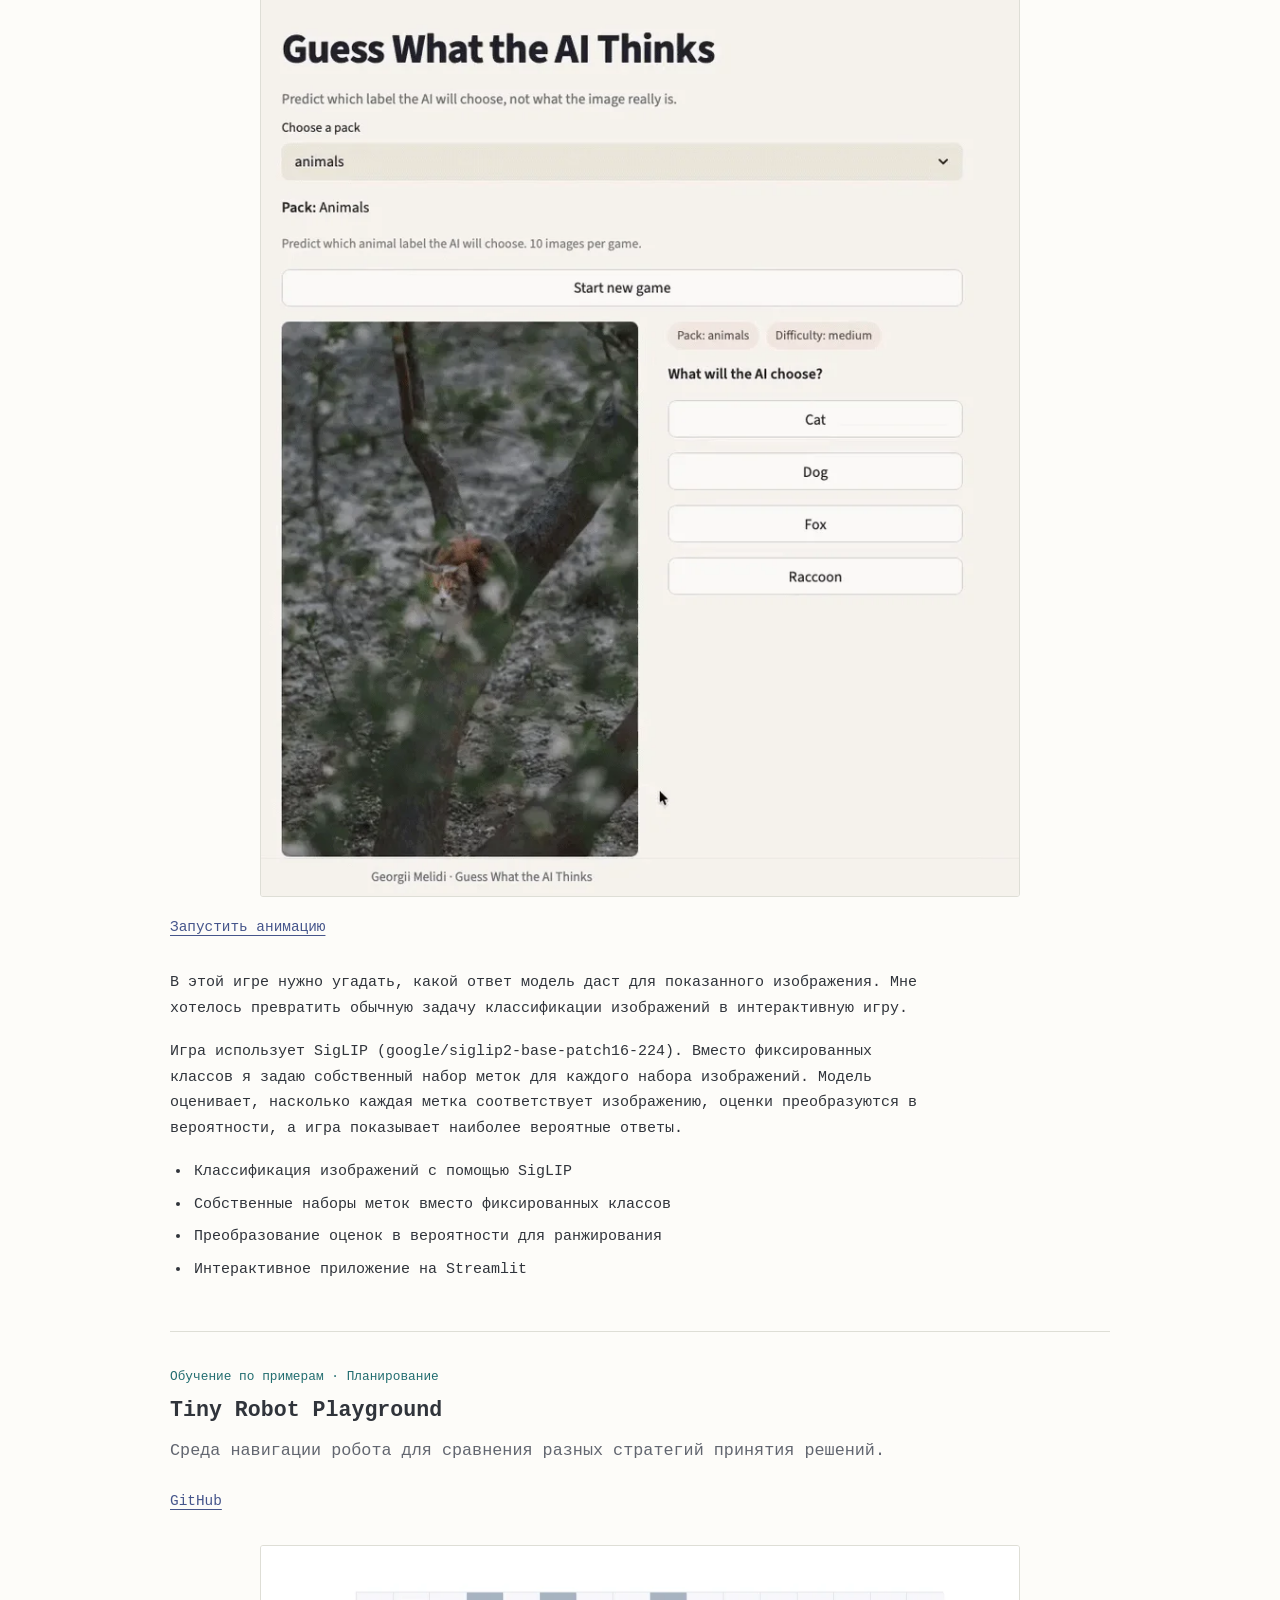
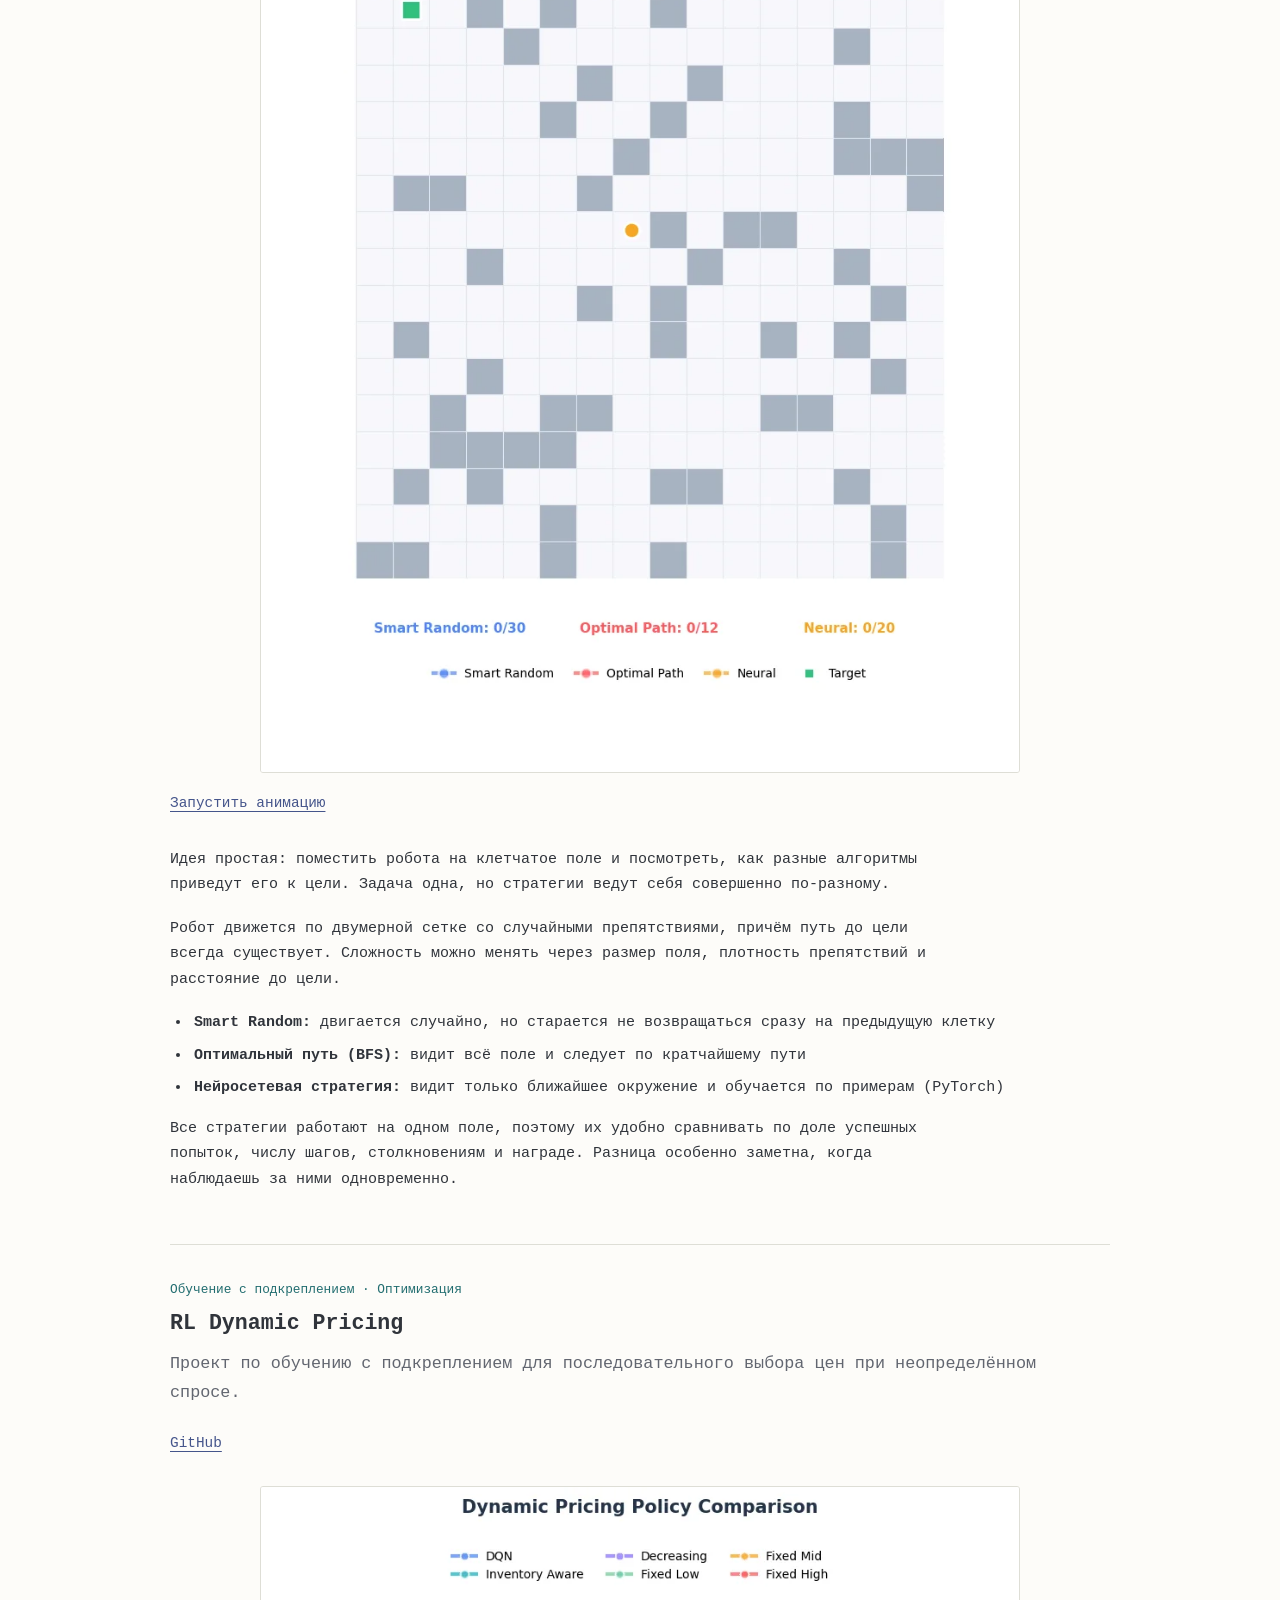
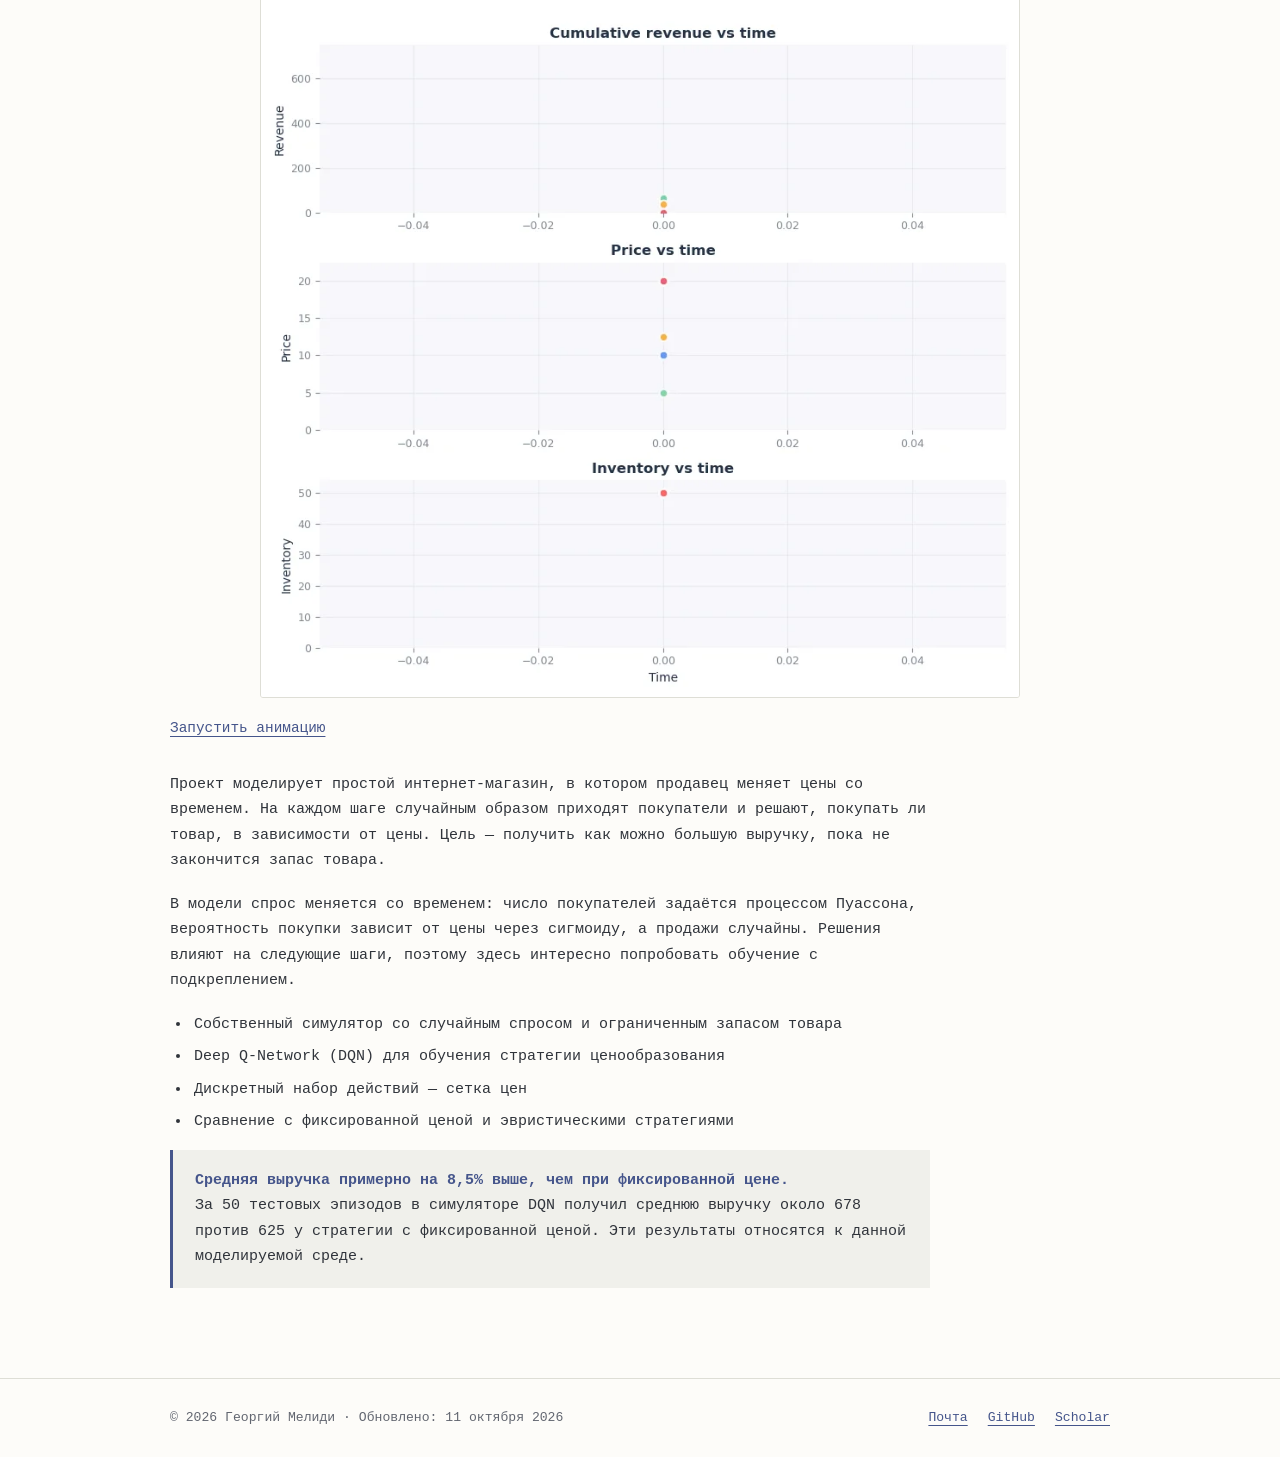
<file: ru/projects.html>
<!DOCTYPE html>
<html lang="ru">
<head>
  <meta charset="UTF-8">
  <meta name="viewport" content="width=device-width, initial-scale=1">
  <title>Проекты — Георгий Мелиди</title>
  <meta name="description" content="Личные проекты по машинному обучению, обучению с подкреплением, спортивной аналитике и интерактивному ИИ.">
  <meta name="author" content="Георгий Мелиди">
  <link rel="canonical" href="https://gmelidi.com/ru/projects.html">
  <meta property="og:title" content="Проекты — Георгий Мелиди">
  <meta property="og:description" content="Личные проекты по машинному обучению, обучению с подкреплением, спортивной аналитике и интерактивному ИИ.">
  <meta property="og:type" content="website">
  <meta property="og:url" content="https://gmelidi.com/ru/projects.html">
  <meta property="og:image" content="https://gmelidi.com/profile_pic.jpg">
  <link rel="icon" href="../favicon.svg" type="image/svg+xml">
  <link rel="stylesheet" href="../styles.css">
  <script src="../theme.js"></script>
  <script src="../project-demos.js" defer></script>
  <link rel="alternate" hreflang="en" href="https://gmelidi.com/projects.html">
  <link rel="alternate" hreflang="fr" href="https://gmelidi.com/fr/projects.html">
  <link rel="alternate" hreflang="ru" href="https://gmelidi.com/ru/projects.html">
  <link rel="alternate" hreflang="x-default" href="https://gmelidi.com/projects.html">
</head>
<body>
<a class="skip-link" href="#main">Перейти к содержимому</a>
<header class="site-header">
  <div class="container header-inner">
    <a class="brand" href="index.html">Георгий Мелиди</a>
    <nav class="nav" aria-label="Главное меню">
      <a href="index.html#publications">Исследования</a>
      <a href="projects.html" aria-current="page">Проекты</a>
      <a href="index.html#experience">Опыт</a>
      <a href="index.html#about">Обо мне</a>
      <a href="../files/CV_Georgii_Melidi.pdf">CV (EN)</a>
    </nav>
    <div class="header-controls">
      <details class="language-menu">
        <summary aria-label="Выбрать язык">RU</summary>
        <nav class="language-nav" aria-label="Язык"><a href="../projects.html" lang="en" hreflang="en">English</a><a href="../fr/projects.html" lang="fr" hreflang="fr">Français</a><a href="projects.html" lang="ru" hreflang="ru" aria-current="page">Русский</a></nav>
      </details>
      <button class="theme-toggle" type="button" aria-label="Сменить тему">🌙</button>
    </div>
  </div>
</header>

<div class="hero"><div class="container page-intro">
  <h1>Личные проекты</h1>
  <p>Несколько проектов, которыми я занимаюсь помимо исследований: прогнозы теннисных матчей, эксперименты с ценообразованием и небольшие интерактивные игры. Ниже — описания, код и демо.</p>
  <nav class="project-jump" aria-label="Навигация по проектам"><a href="#courtsense-ai">CourtSense AI</a><a href="#guess-what-ai-thinks">Guess What AI Thinks</a><a href="#tiny-robot">Tiny Robot</a><a href="#rl-dynamic-pricing">Ценообразование</a></nav>
</div></div>
<main class="container" id="main"><section id="projects-list" aria-label="Описания проектов">
<article class="project-card" id="courtsense-ai"><span class="tag">Машинное обучение · Спортивная аналитика</span>
            <h2>CourtSense AI</h2>
            <p class="project-subtitle">
                Система прогнозирования теннисных матчей и симуляции турниров.
            </p>
<div class="project-links">
                <a class="button" href="https://github.com/georgiimelidi/courtsense-ai">GitHub</a>
                
            </div>

            <img src="../assets/demo_match_pred.jpeg" alt="Интерфейс CourtSense AI с прогнозом теннисного матча и анализом контекста" class="project-image" width="1280" height="731" loading="lazy" decoding="async">

            <p>
                CourtSense AI — проект по прогнозированию результатов матчей ATP с помощью машинного обучения. Он объединяет модель XGBoost, рейтинги Elo, поиск похожих матчей в истории и анализ контекста с помощью агентов.
            </p>

            <p>
                Система оценивает вероятность победы, объясняет прогноз с учётом контекста и моделирует ход Roland-Garros на основе официальной турнирной сетки.
            </p>

            <ul>
                <li>Модель XGBoost, обученная на истории матчей ATP</li>
                <li>Общий рейтинг Elo и отдельные рейтинги по покрытиям</li>
                <li>Поиск похожих матчей по косинусному сходству</li>
                <li>Агенты для анализа личных встреч, усталости, особенностей соперников, новостей и неопределённости</li>
                <li>Интерактивное приложение на Streamlit с прогнозами матчей и симуляцией турниров</li>
            </ul>

            </article>
<article class="project-card" id="guess-what-ai-thinks"><span class="tag">Компьютерное зрение · Интерактивный ИИ</span>
            <h2>Guess What AI Thinks</h2>
            <p class="project-subtitle">
                Небольшая игра на основе модели классификации изображений.
            </p>
<div class="project-links">
                <a class="button" href="https://github.com/georgiimelidi/guess-what-ai-thinks">GitHub</a>
                <a class="button" href="https://guess-what-ai-thinks.streamlit.app/">Попробовать</a>
            </div>

            <div class="project-demo">
              <img id="guess-what-ai-thinks-preview" src="../assets/guess-what-ai-thinks-preview.webp" alt="Скриншот игры Guess What AI Thinks" class="project-image" width="800" height="963" loading="lazy" decoding="async">
              <button class="animation-toggle" type="button" aria-controls="guess-what-ai-thinks-preview" aria-pressed="false" data-poster="../assets/guess-what-ai-thinks-preview.webp" data-animation="../assets/demo_guess-what-ai-thinks.gif" hidden>Запустить анимацию</button>
              <span class="animation-status" role="status"></span>
              <noscript><a href="../assets/demo_guess-what-ai-thinks.gif">Посмотреть анимацию</a></noscript>
            </div>

            <p>
                В этой игре нужно угадать, какой ответ модель даст для показанного изображения. Мне хотелось превратить обычную задачу классификации изображений в интерактивную игру.
            </p>

            <p>
                Игра использует SigLIP (google/siglip2-base-patch16-224). Вместо фиксированных классов я задаю собственный набор меток для каждого набора изображений. Модель оценивает, насколько каждая метка соответствует изображению, оценки преобразуются в вероятности, а игра показывает наиболее вероятные ответы.
            </p>

            <ul>
                <li>Классификация изображений с помощью SigLIP</li>
                <li>Собственные наборы меток вместо фиксированных классов</li>
                <li>Преобразование оценок в вероятности для ранжирования</li>
                <li>Интерактивное приложение на Streamlit</li>
            </ul>

            </article>
<article class="project-card" id="tiny-robot"><span class="tag">Обучение по примерам · Планирование</span>
            <h2>Tiny Robot Playground</h2>
            <p class="project-subtitle">
                Среда навигации робота для сравнения разных стратегий принятия решений.
            </p>
<div class="project-links">
                <a class="button" href="https://github.com/georgiimelidi/tiny-robot-playground">GitHub</a>
            </div>

            <div class="project-demo">
              <img id="tiny-robot-preview" src="../assets/tiny-robot-preview.webp" alt="Демонстрация Tiny Robot Playground" class="project-image" width="880" height="960" loading="lazy" decoding="async">
              <button class="animation-toggle" type="button" aria-controls="tiny-robot-preview" aria-pressed="false" data-poster="../assets/tiny-robot-preview.webp" data-animation="../assets/tiny-robot.gif" hidden>Запустить анимацию</button>
              <span class="animation-status" role="status"></span>
              <noscript><a href="../assets/tiny-robot.gif">Посмотреть анимацию</a></noscript>
            </div>

            <p>
                Идея простая: поместить робота на клетчатое поле и посмотреть, как разные алгоритмы приведут его к цели. Задача одна, но стратегии ведут себя совершенно по-разному.
            </p>

            <p>
                Робот движется по двумерной сетке со случайными препятствиями, причём путь до цели всегда существует. Сложность можно менять через размер поля, плотность препятствий и расстояние до цели.
            </p>

            <ul>
                <li><strong>Smart Random:</strong> двигается случайно, но старается не возвращаться сразу на предыдущую клетку</li>
                <li><strong>Оптимальный путь (BFS):</strong> видит всё поле и следует по кратчайшему пути</li>
                <li><strong>Нейросетевая стратегия:</strong> видит только ближайшее окружение и обучается по примерам (PyTorch)</li>
            </ul>

            <p>
                Все стратегии работают на одном поле, поэтому их удобно сравнивать по доле успешных попыток, числу шагов, столкновениям и награде. Разница особенно заметна, когда наблюдаешь за ними одновременно.
            </p>

            </article>
<article class="project-card" id="rl-dynamic-pricing"><span class="tag">Обучение с подкреплением · Оптимизация</span>
            <h2>RL Dynamic Pricing</h2>
            <p class="project-subtitle">
                Проект по обучению с подкреплением для последовательного выбора цен при неопределённом спросе.
            </p>
<div class="project-links">
                <a class="button" href="https://github.com/georgiimelidi/rl-dynamic-pricing">GitHub</a>
            </div>

            <div class="project-demo">
              <img id="rl-dynamic-pricing-preview" src="../assets/rl-dynamic-pricing-preview.webp" alt="Визуализация проекта RL Dynamic Pricing" class="project-image" width="880" height="940" loading="lazy" decoding="async">
              <button class="animation-toggle" type="button" aria-controls="rl-dynamic-pricing-preview" aria-pressed="false" data-poster="../assets/rl-dynamic-pricing-preview.webp" data-animation="../assets/policy_comparison.gif" hidden>Запустить анимацию</button>
              <span class="animation-status" role="status"></span>
              <noscript><a href="../assets/policy_comparison.gif">Посмотреть анимацию</a></noscript>
            </div>

            <p>
                Проект моделирует простой интернет-магазин, в котором продавец меняет цены со временем. На каждом шаге случайным образом приходят покупатели и решают, покупать ли товар, в зависимости от цены. Цель — получить как можно большую выручку, пока не закончится запас товара.
            </p>

            <p>
                В модели спрос меняется со временем: число покупателей задаётся процессом Пуассона, вероятность покупки зависит от цены через сигмоиду, а продажи случайны. Решения влияют на следующие шаги, поэтому здесь интересно попробовать обучение с подкреплением.
            </p>

            <ul>
                <li>Собственный симулятор со случайным спросом и ограниченным запасом товара</li>
                <li>Deep Q-Network (DQN) для обучения стратегии ценообразования</li>
                <li>Дискретный набор действий — сетка цен</li>
                <li>Сравнение с фиксированной ценой и эвристическими стратегиями</li>
            </ul>

            <p class="project-result"><strong>Средняя выручка примерно на 8,5% выше, чем при фиксированной цене.</strong><br>За 50 тестовых эпизодов в симуляторе DQN получил среднюю выручку около 678 против 625 у стратегии с фиксированной ценой. Эти результаты относятся к данной моделируемой среде.</p>

            </article></section></main>
<footer class="site-footer">
  <div class="container footer-inner">
    <span>© 2026 Георгий Мелиди · Обновлено: <time datetime="2026-10-11">11 октября 2026</time></span>
    <div class="footer-links">
      <a href="mailto:georgii.melidi@gmail.com">Почта</a>
      <a href="https://github.com/georgiimelidi">GitHub</a>
      <a href="https://scholar.google.com/citations?user=b8Qm8XlpK_4C&amp;hl=en">Scholar</a>
    </div>
  </div>
</footer>
</body>
</html>
</file>
<file: styles.css>
:root {
  color-scheme: light;
  --bg: #fdfcf9;
  --surface: #fdfcf9;
  --text: #30343b;
  --muted: #626670;
  --accent: #45558b;
  --accent-hover: #293965;
  --soft: #f0f0eb;
  --teal: #226d70;
  --line: #deded6;
  --hero: var(--bg);
}
:root[data-theme="dark"] {
  color-scheme: dark;
  --bg: #161a24;
  --surface: #1e2431;
  --text: #edf0f8;
  --muted: #b1bdd2;
  --accent: #b5b9ff;
  --accent-hover: #d3d5ff;
  --soft: #2c304b;
  --teal: #91d7cc;
  --line: #374052;
  --hero: var(--bg);
}
* { box-sizing: border-box; }
html { scroll-behavior: smooth; scroll-padding-top: 24px; }
body { margin: 0; background: var(--bg); color: var(--text); font: 15px/1.7 monospace; }
a { color: var(--accent); text-decoration-thickness: 1px; text-underline-offset: 4px; }
a:hover { color: var(--accent-hover); }
a:focus-visible, button:focus-visible, summary:focus-visible { outline: 3px solid var(--teal); outline-offset: 5px; border-radius: 4px; }
button { font: inherit; }
img { max-width: 100%; height: auto; }
h1,h2,h3 { color: var(--text); line-height: 1.4; letter-spacing: 0; }
h1 { font-size: 2rem; margin: 0 0 22px; font-weight: 700; }
h2 { font-size: 1.35rem; margin: 0 0 24px; font-weight: 700; }
h3 { font-size: 1rem; margin: 0 0 12px; font-weight: 700; }
p { margin: 0 0 18px; }
.container { width: min(940px, calc(100% - 64px)); margin-inline: auto; }
.site-header { border-bottom: 1px solid var(--line); background: var(--surface); }
.header-inner { min-height: 76px; display: flex; gap: 24px; justify-content: space-between; align-items: center; }
.brand { color: var(--text); font-weight: 700; font-size: 1.45rem; line-height: 1.4; letter-spacing: 0; text-decoration: none; white-space: nowrap; margin: 0; }
.nav { display: flex; align-items: center; gap: 20px; }
.nav a { color: var(--muted); font-size: .85rem; font-weight: 400; text-decoration: underline; padding: 10px 0; }
.nav a:hover,.nav a[aria-current="page"] { color: var(--accent); }
.header-controls { display: flex; align-items: center; gap: 10px; flex-shrink: 0; }
.language-menu { position: relative; margin: 0; }
.language-menu summary { padding: 8px 4px; color: var(--muted); font-size: .75rem; font-weight: 400; }
.language-nav { position: absolute; right: 0; top: 100%; z-index: 5; display: grid; min-width: 140px; padding: 5px; border: 1px solid var(--line); border-radius: 5px; background: var(--surface); font-size: .82rem; }
.language-nav a { color: var(--muted); padding: 8px 10px; text-decoration: none; }
.language-nav a:hover, .language-nav a:focus-visible { background: var(--soft); color: var(--text); }
.language-nav a[aria-current="page"] { color: var(--text); font-weight: 700; }
.theme-toggle { width: 42px; height: 42px; border: 0; background: transparent; color: var(--text); border-radius: 0; cursor: pointer; display: grid; place-items: center; flex-shrink: 0; font-size: 1.2rem; }
.skip-link { position: absolute; left: 16px; top: -90px; z-index: 10; padding: 10px 18px; background: var(--surface); }
.skip-link:focus { top: 12px; }
.hero { background: var(--hero); border-bottom: 1px solid var(--line); }
.hero-inner { display: grid; grid-template-columns: 260px minmax(0, 1fr); gap: 38px; align-items: stretch; padding-block: 40px; }
.hero-description { max-width: 650px; font-size: 1rem; color: var(--text); }
.hero-meta { font-size: .85rem; color: var(--muted); margin-bottom: 25px; }
.profile-pic { width: 100%; height: 100%; min-height: 0; object-fit: cover; border-radius: 16px; display: block; }
.actions { display: flex; gap: 24px; flex-wrap: wrap; align-items: center; }
.button { display: inline-flex; align-items: center; min-height: 36px; padding: 0; color: var(--accent); text-decoration: underline; font-weight: 400; font-size: .9rem; }
.button:hover { color: var(--accent-hover); }


main.container > section { padding-block: 38px; border-bottom: 1px solid var(--line); }
main.container > section:last-child { border-bottom: 0; }
.section-heading { display: flex; align-items: baseline; justify-content: space-between; gap: 20px; margin-bottom: 24px; }
.section-heading h2 { margin: 0; }
.section-heading a { font-size: .88rem; white-space: nowrap; }
.section-intro { max-width: 700px; color: var(--muted); }
.publication-list { list-style: none; padding: 0; margin: 0; }
.publication-list > li { padding: 22px 0; border-top: 1px solid var(--line); }
.publication-list > li:first-child { border-top: 0; padding-top: 0; }
.publication-list p { margin: 0; }
.publication-list strong { font-weight: 650; }
.publication-meta { color: var(--muted); font-size: .9rem; margin-top: 6px !important; }
.tag { display: block; color: var(--teal); font-size: .8rem; margin-bottom: 7px; }
.publication-links { display: flex; flex-wrap: wrap; gap: 16px; margin-top: 10px; font-size: .86rem; font-weight: 600; }
details { margin-top: 24px; }
summary { cursor: pointer; color: var(--accent); font-weight: 600; padding-block: 8px; }
details .publication-list { margin-top: 20px; }
.feature-grid { display: grid; grid-template-columns: repeat(2, 1fr); gap: 36px; }
.feature-card { padding: 0; }
.feature-card p { color: var(--muted); font-size: .95rem; }
.feature-card .card-link { font-size: .88rem; font-weight: 650; }
.timeline { list-style: none; margin: 0; padding: 0; }
.timeline li { display: grid; grid-template-columns: 120px 1fr; gap: 28px; padding: 22px 0; border-top: 1px solid var(--line); }
.timeline li:first-child { border-top: 0; padding-top: 0; }
.date { color: var(--muted); font-size: .86rem; }
.timeline h3 { font-size: 1.05rem; margin-bottom: 5px; }
.timeline p { color: var(--muted); margin: 0; font-size: .94rem; }
.role { color: var(--accent) !important; margin-bottom: 9px !important; font-weight: 550; }
.about-grid { display: grid; grid-template-columns: 1.2fr 1fr; gap: 35px; }
.about-grid p { color: var(--muted); }
.skills { display: flex; flex-wrap: wrap; gap: 8px; list-style: none; padding: 0; margin: 0 0 25px; }
.skills li { padding: 0; font-size: .85rem; }
.skills li:not(:last-child)::after { content: ","; }
.small { font-size: .88rem; color: var(--muted); }
.news-list { list-style: none; margin: 0; padding: 0; }
.news-list li { display: grid; grid-template-columns: 60px 1fr; gap: 18px; margin-bottom: 12px; font-size: .94rem; }
.news-list strong { color: var(--teal); }
.site-footer { padding: 28px 0; background: var(--surface); border-top: 1px solid var(--line); }
.footer-inner { display: flex; justify-content: space-between; flex-wrap: wrap; gap: 12px; font-size: .82rem; color: var(--muted); }
.footer-links { display: flex; gap: 20px; }
.flag-counter { margin-top: 18px; font-size: .8rem; }
.page-intro { padding-block: 40px; }
.page-intro h1 { font-size: 2rem; }
.page-intro p:last-child { margin-bottom: 0; max-width: 650px; color: var(--muted); }
.project-jump { display: flex; flex-wrap: wrap; gap: 10px 22px; margin-top: 25px; font-size: .86rem; }
.project-card { padding: 0 0 34px; margin-bottom: 34px; border-bottom: 1px solid var(--line); scroll-margin-top: 24px; }
.project-card:last-child { border-bottom: 0; margin-bottom: 0; }
.project-card h2 { font-size: 1.35rem; margin-bottom: 12px; }
.project-subtitle { color: var(--muted); margin-bottom: 18px; font-size: 1.05rem; }
.project-card p:not(.project-subtitle) { max-width: 760px; }
.project-card ul { padding-left: 21px; }
.project-card li { padding-left: 3px; margin-bottom: 7px; }
.project-image { width: 100%; max-width: 760px; display: block; margin: 25px auto; border: 1px solid var(--line); border-radius: 3px; }
.project-links { display: flex; flex-wrap: wrap; gap: 24px; margin-block: 18px; }
.project-result { padding: 18px 22px; background: var(--soft); border-left: 3px solid var(--accent); border-radius: 0; }
.project-result strong { color: var(--accent); }
.project-demo { margin-block: 25px; }
.project-demo .project-image { margin-block: 0 12px; }
.animation-toggle { color: var(--accent); background: none; border: 0; padding: 6px 0; cursor: pointer; font-size: .9rem; text-decoration: underline; text-underline-offset: 4px; }
.animation-toggle:hover { color: var(--accent-hover); }
.animation-status { display: block; color: var(--muted); font-size: .85rem; }
@media (min-width: 761px) and (max-width: 940px) {
  .header-inner { flex-wrap: wrap; padding-top: 14px; gap: 0; }
  .brand { flex: 1; }
  .header-controls { order: 1; }
  .nav { order: 2; width: 100%; flex-wrap: wrap; }
}
@media (max-width: 760px) {
  .container { width: calc(100% - 40px); }
  .header-inner { flex-wrap: wrap; gap: 0; padding-block: 15px 8px; }
  .brand { flex: 1; font-size: 1.3rem; }
  .header-controls { order: 1; }
  .nav { order: 2; width: 100%; gap: 10px 18px; flex-wrap: wrap; padding-top: 6px; }
  .nav a { font-size: .82rem; white-space: nowrap; }
  .hero-inner { grid-template-columns: 160px minmax(0, 1fr); gap: 26px; padding-block: 30px; }
  .profile-pic { width: 160px; height: auto; aspect-ratio: 5/6; align-self: start; }
  .hero-description { font-size: 1rem; }
  main.container > section { padding-block: 36px; }
  .feature-grid,.about-grid { grid-template-columns: 1fr; gap: 22px; }
  .timeline li { grid-template-columns: 1fr; gap: 6px; }
  .section-heading { flex-wrap: wrap; gap: 10px; }
  .project-card { padding: 0 0 28px; }
  .page-intro { padding-block: 36px; }
}
@media (max-width: 560px) {
  .hero-inner { grid-template-columns: 1fr; gap: 24px; }
  .profile-pic { width: 150px; justify-self: center; }
  .hero-meta { margin-bottom: 14px; }
}
@media (prefers-reduced-motion: reduce) { html { scroll-behavior: auto; } }
</file>
